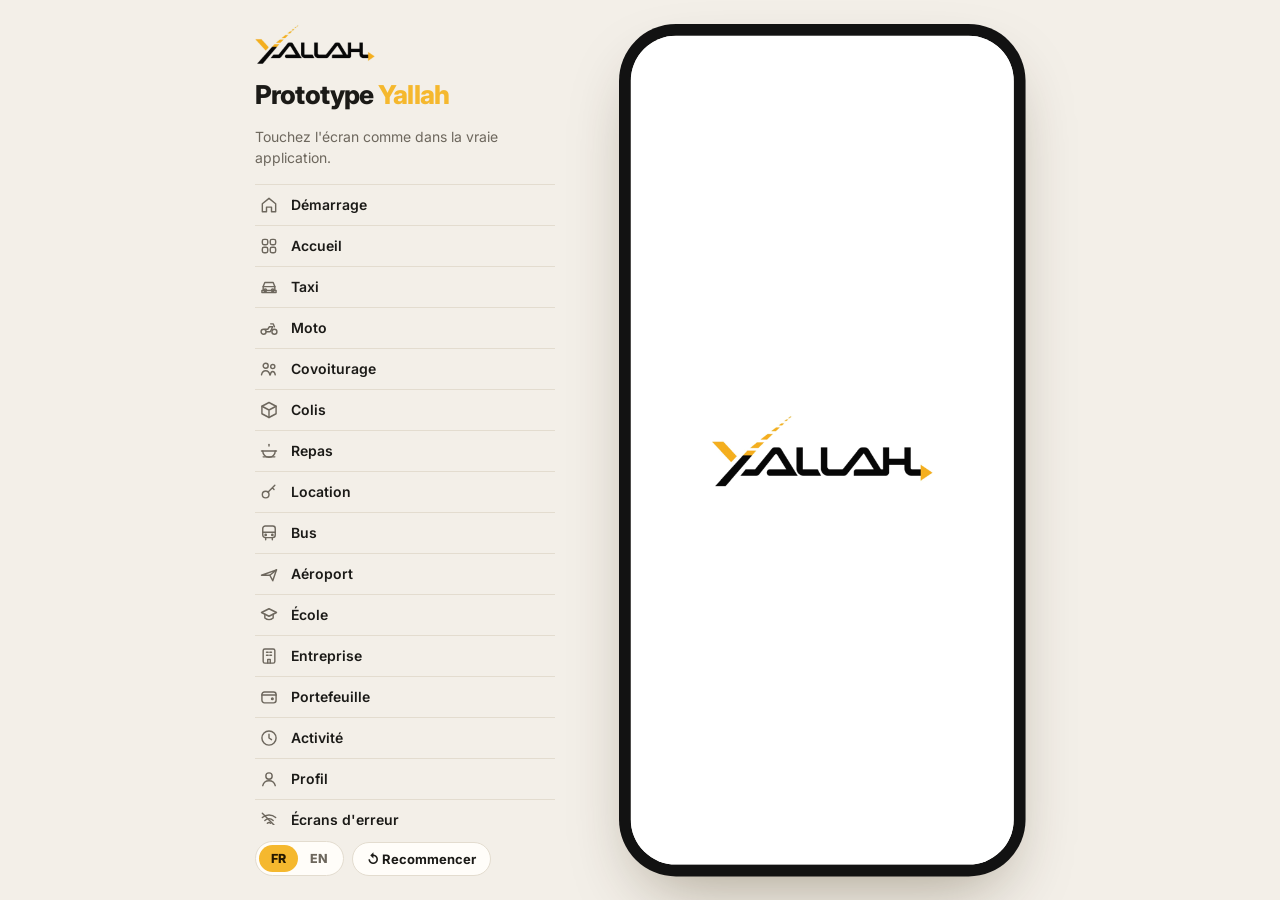
<file: index.html>
<!doctype html><html lang="fr"><head><meta charset="utf-8"><meta name="viewport" content="width=device-width, initial-scale=1, viewport-fit=cover"><meta name="theme-color" content="#fcfaf7"><meta name="apple-mobile-web-app-capable" content="yes"><meta name="mobile-web-app-capable" content="yes"><meta name="apple-mobile-web-app-title" content="Yallah"><link rel="apple-touch-icon" href="img/icon.png"><link rel="icon" href="img/icon.png"><title>Yallah Prototype</title>
<link rel="preconnect" href="https://fonts.googleapis.com">
<link rel="preconnect" href="https://fonts.gstatic.com" crossorigin>
<link rel="stylesheet" href="https://fonts.googleapis.com/css2?family=Inter:wght@400;500;600;700;800&display=swap">
<style>
/* Phones get the app full screen; laptops see it in a plain phone frame beside a short journey menu. */
:root {
  --page: #f3efe8; --page-ink: #1b1a17; --page-muted: #6d675d; --page-line: #e3dccf; --page-card: #fffdf9;
  --app-bg: #fcfaf7; --card: #ffffff; --ink: #17171a; --muted: #747882; --faint: #a3a7ae; --line: #efebe5;
  --gold: #f5b82e; --gold-soft: #fdf0cf; --gold-deep: #8a6408; --chip: #f4f1ec; --red: #c4382f; --green: #2f8a57;
  --sans: -apple-system, BlinkMacSystemFont, "SF Pro Display", "SF Pro Text", Inter, "Segoe UI", Roboto, sans-serif;
}
@media (prefers-color-scheme: dark) { :root:not([data-theme="light"]) { --page: #15130f; --page-ink: #f3efe7; --page-muted: #a9a294; --page-line: #2e2a22; --page-card: #1d1a15; color-scheme: dark } }
:root[data-theme="dark"] { --page: #15130f; --page-ink: #f3efe7; --page-muted: #a9a294; --page-line: #2e2a22; --page-card: #1d1a15; color-scheme: dark }
* { box-sizing: border-box; -webkit-tap-highlight-color: transparent; }
html, body { height: 100%; }
body { margin: 0; background: var(--page); color: var(--page-ink); font-family: var(--sans); -webkit-font-smoothing: antialiased; overscroll-behavior: none; }
button, input { font: inherit; color: inherit; }
:focus-visible { outline: 2px solid var(--gold); outline-offset: 2px; }

/* ---------- shell ---------- */
.stage { height: 100%; display: grid; grid-template-columns: minmax(250px, 300px) auto; justify-content: center; align-items: center; gap: 64px;
  padding-left: max(16px, env(safe-area-inset-left, 0px)); padding-right: max(16px, env(safe-area-inset-right, 0px)); padding-block: 24px; }
.rail { display: flex; flex-direction: column; gap: 16px; max-height: calc(100vh - 48px); min-height: 0; }
.rail img { width: 120px; }
.rail h1 { margin: 0; font-size: 26px; font-weight: 800; letter-spacing: -0.03em; line-height: 1.15; }
.rail h1 em { font-style: normal; color: var(--gold); }
.rail p { margin: 0; color: var(--page-muted); font-size: 14px; line-height: 1.5; }
.jlist { display: flex; flex-direction: column; overflow-y: auto; min-height: 0; border-top: 1px solid var(--page-line); }
.jlist button { display: flex; align-items: center; gap: 12px; padding: 10px 4px; background: none; border: 0; border-bottom: 1px solid var(--page-line); text-align: left; cursor: pointer; font-weight: 600; font-size: 14px; color: var(--page-ink); }
.jlist button svg { width: 20px; height: 20px; color: var(--page-muted); }
.jlist button:hover svg { color: var(--gold); }
.railfoot { display: flex; gap: 8px; flex-wrap: wrap; align-items: center; }
.pill { border: 1px solid var(--page-line); background: var(--page-card); color: var(--page-ink); padding: 8px 14px; border-radius: 999px; font-size: 13px; font-weight: 700; cursor: pointer; }
.seg { display: inline-flex; border: 1px solid var(--page-line); background: var(--page-card); border-radius: 999px; padding: 3px; }
.seg button { border: 0; background: none; padding: 6px 12px; border-radius: 999px; font-size: 12.5px; font-weight: 800; cursor: pointer; color: var(--page-muted); }
.seg button[aria-pressed="true"] { background: var(--gold); color: #261900; }

.device { width: calc(414px * var(--s, 1)); height: calc(868px * var(--s, 1)); position: relative; }
.bezel { position: absolute; left: 0; top: 0; width: 414px; height: 868px; transform: scale(var(--s, 1)); transform-origin: 0 0; background: #121212; border-radius: 58px; padding: 12px; box-shadow: 0 30px 70px -24px rgba(50, 35, 0, .4); }
#app { position: relative; width: 390px; height: 844px; border-radius: 46px; overflow: hidden; background: var(--app-bg); color: var(--ink); font-family: var(--sans); --top: 26px; --bot: 22px; }
.handle, .backdrop { display: none; }
@media (max-width: 760px), (max-height: 600px) and (pointer: coarse) {
  .stage { display: block; padding: 0; }
  .rail { display: none; }
  .device { position: fixed; inset: 0; width: auto; height: auto; }
  .bezel { position: static; transform: none; width: 100%; height: 100%; padding: 0; border-radius: 0; box-shadow: none; background: var(--app-bg); }
  #app { width: 100%; height: 100%; border-radius: 0; --top: max(14px, env(safe-area-inset-top, 0px)); --bot: max(12px, env(safe-area-inset-bottom, 0px)); }
  .handle { display: block; position: fixed; z-index: 60; right: env(safe-area-inset-right, 0px); top: 38%; width: 12px; height: 44px; border-radius: 8px 0 0 8px; border: 0; background: rgba(23, 23, 26, .16); cursor: pointer; padding: 0; }
  .backdrop.show { display: block; position: fixed; inset: 0; z-index: 70; background: rgba(10, 8, 4, .45); }
  .rail.sheet { display: flex; position: fixed; z-index: 80; left: 0; right: 0; bottom: 0; max-height: 86vh; background: var(--page-card); border-radius: 24px 24px 0 0;
    padding: 20px max(18px, env(safe-area-inset-right, 0px)) calc(18px + env(safe-area-inset-bottom, 0px)) max(18px, env(safe-area-inset-left, 0px)); }
}
/* tablets in full-screen mode: keep the app a comfortable phone width, centred */
@media (max-width: 760px) and (min-width: 600px) { #app { max-width: 560px; margin: 0 auto; box-shadow: 0 0 0 1px var(--line); } }

/* ---------- app ---------- */
.scr { position: absolute; inset: 0; display: flex; flex-direction: column; background: var(--app-bg); animation: enter .22s ease-out; }
@keyframes enter { from { opacity: 0; transform: translateX(14px); } to { opacity: 1; transform: none; } }
.scr.fade { animation: fadein .35s ease-out; }
@keyframes fadein { from { opacity: 0; } to { opacity: 1; } }
.top { padding: calc(var(--top) + 6px) 20px 10px; display: flex; align-items: center; gap: 12px; position: relative; z-index: 3; }
.top .t { font-size: 19px; font-weight: 800; letter-spacing: -0.02em; flex: 1; min-width: 0; white-space: nowrap; overflow: hidden; text-overflow: ellipsis; }
.body { flex: 1; min-height: 0; overflow-y: auto; padding: 4px 22px 20px; display: flex; flex-direction: column; gap: 18px; scrollbar-width: none; position: relative; }
.body::-webkit-scrollbar { display: none; }
.foot { padding: 10px 22px calc(var(--bot) + 6px); display: flex; flex-direction: column; gap: 8px; }
.foot:has(+ .nav) { padding-bottom: 10px; }
.nav { display: flex; padding: 8px 14px calc(var(--bot) - 4px); background: var(--card); border-top: 1px solid var(--line); }
.nav button { flex: 1; display: flex; flex-direction: column; align-items: center; gap: 3px; border: 0; background: none; font-size: 11px; font-weight: 600; color: var(--faint); cursor: pointer; padding: 4px 0; }
.nav button.on { color: var(--ink); }
.nav button.on .ic { color: var(--gold-deep); }
.nav button.on::after { content: ""; width: 4px; height: 4px; border-radius: 50%; background: var(--gold); }

.ic { width: 22px; height: 22px; stroke: currentColor; fill: none; stroke-width: 1.7; stroke-linecap: round; stroke-linejoin: round; flex: none; }
.round { width: 44px; height: 44px; border-radius: 50%; display: grid; place-items: center; background: var(--card); border: 1px solid var(--line); flex: none; cursor: pointer; padding: 0; color: var(--ink); }
.av { width: 48px; height: 48px; border-radius: 50%; display: grid; place-items: center; background: #ece5d8; font-weight: 800; flex: none; }
.h1 { font-size: 30px; font-weight: 800; letter-spacing: -0.03em; line-height: 1.12; margin: 0; text-wrap: balance; }
.h2 { font-size: 22px; font-weight: 800; letter-spacing: -0.025em; margin: 0; }
.h3 { font-size: 15px; font-weight: 700; margin: 0; letter-spacing: -0.01em; }
.sub { color: var(--muted); font-size: 15px; line-height: 1.5; margin: 0; }
.small { font-size: 12.5px; color: var(--muted); }
.label { font-size: 12px; font-weight: 700; color: var(--muted); letter-spacing: .02em; }
.gold { color: var(--gold); }
.num { font-variant-numeric: tabular-nums; }
.center { text-align: center; align-items: center; }
.btn { display: flex; align-items: center; justify-content: center; gap: 8px; width: 100%; min-height: 56px; border-radius: 18px; border: 0; background: var(--gold); color: #1d1500; font-weight: 700; font-size: 16px; cursor: pointer; }
.btn.dark { background: var(--ink); color: #fff; }
.btn.ghost { background: var(--chip); color: var(--ink); }
.btn.white { background: #fff; color: var(--ink); }
.btn.sm { min-height: 48px; font-size: 15px; }
.link { background: none; border: 0; color: var(--muted); font-weight: 600; font-size: 14px; cursor: pointer; padding: 10px; align-self: center; }
.link.red { color: var(--red); }
.field { display: flex; align-items: center; gap: 12px; min-height: 56px; border-radius: 18px; background: var(--card); border: 1.5px solid var(--line); padding: 0 16px; font-size: 16px; width: 100%; text-align: left; cursor: pointer; color: var(--ink); }
.field.on { border-color: var(--gold); box-shadow: 0 0 0 4px var(--gold-soft); }
.field .ph { color: var(--muted); }
.fl { display: flex; flex-direction: column; gap: 6px; }
.row { display: flex; align-items: center; gap: 14px; }
.grow { flex: 1; min-width: 0; }
.list { display: flex; flex-direction: column; }
.li { display: flex; align-items: center; gap: 14px; padding: 14px 0; border: 0; border-bottom: 1px solid var(--line); background: none; text-align: left; width: 100%; cursor: pointer; color: var(--ink); }
.li:last-child { border-bottom: 0; }
.li.static { cursor: default; }
.tile { width: 42px; height: 42px; border-radius: 14px; background: var(--chip); display: grid; place-items: center; color: var(--ink); flex: none; }
.tile.gold { background: var(--gold-soft); color: var(--gold-deep); }
.tile.solid { background: var(--gold); color: #1d1500; }
.chev { color: var(--faint); }
.card { background: var(--card); border-radius: 22px; box-shadow: 0 0 0 1px var(--line) inset; padding: 16px; }
button.card { border: 0; cursor: pointer; text-align: left; color: var(--ink); width: 100%; }
.soft { background: var(--chip); border-radius: 20px; padding: 14px 16px; }
.chips { display: flex; gap: 8px; flex-wrap: wrap; }
.chip { padding: 9px 14px; border-radius: 999px; background: var(--chip); font-size: 13.5px; font-weight: 600; border: 0; cursor: pointer; color: var(--ink); }
.chip.on { background: var(--ink); color: #fff; }
.chip.static { cursor: default; }
.glow { position: absolute; border-radius: 50%; pointer-events: none; background: radial-gradient(closest-side, rgba(245, 184, 46, .30), rgba(245, 184, 46, .1) 55%, rgba(245, 184, 46, 0)); z-index: 0; }
.rel { position: relative; z-index: 1; }
.kv { display: flex; flex-direction: column; }
.kv div { display: flex; justify-content: space-between; gap: 12px; padding: 11px 0; border-bottom: 1px solid var(--line); font-size: 14.5px; }
.kv div:last-child { border-bottom: 0; }
.kv span { color: var(--muted); }
.kv b { text-align: right; font-weight: 700; }

/* home grid: 4 columns */
.svc4 { display: grid; grid-template-columns: repeat(4, 1fr); gap: 14px 8px; }
.svc4 button { border: 0; background: none; display: flex; flex-direction: column; align-items: center; gap: 8px; cursor: pointer; font-size: 12px; font-weight: 600; color: var(--ink); padding: 0; min-width: 0; }
.svc4 .sq { width: 100%; max-width: 68px; aspect-ratio: 1; border-radius: 20px; background: var(--card); box-shadow: 0 0 0 1px var(--line) inset; display: grid; place-items: center; }
.svc4 .sq .ic { width: 26px; height: 26px; stroke-width: 1.5; }
.svc4 button.hot .sq { background: var(--gold); box-shadow: none; color: #1d1500; }
.svc4 .sq.art { background: #fff; overflow: hidden; }
.svc4 .sq.art img { width: 100%; height: 100%; object-fit: cover; display: block; }
.svc4 button.hot .sq.art { background: #fff; box-shadow: 0 0 0 2px var(--gold) inset; }
.svc4 button.hot .sq.art img { border-radius: 18px; }
.tile.art { background: #fff; overflow: hidden; padding: 0; box-shadow: 0 0 0 1px var(--line) inset; }
.tile.art img { width: 100%; height: 100%; object-fit: cover; display: block; }
.wl-hero { border-radius: 34px; overflow: hidden; background: #0b0b0b; aspect-ratio: 812 / 731; width: 100%; }
.wl-hero img { width: 100%; height: 100%; object-fit: cover; display: block; }
.ph-field { display: flex; align-items: center; gap: 12px; min-height: 58px; border-radius: 16px; border: 1.5px solid var(--line); background: #fff; padding: 0 16px; }
.otp6 { display: grid; grid-template-columns: repeat(6, 1fr); gap: 8px; }
.otp6 span { aspect-ratio: 44 / 54; border-radius: 12px; border: 1.5px solid var(--line); display: grid; place-items: center; font-size: 22px; font-weight: 800; background: #fff; }
.otp6 span.on { border: 2px solid var(--gold); }
.svc4 span.n { white-space: nowrap; overflow: hidden; text-overflow: ellipsis; max-width: 100%; }
.balance { display: flex; align-items: center; gap: 12px; background: var(--ink); color: #fff; border-radius: 22px; padding: 16px 18px; }
.balance .mini { border: 0; background: var(--gold); color: #1d1500; border-radius: 14px; min-height: 42px; padding: 0 14px; font-weight: 700; display: flex; gap: 6px; align-items: center; cursor: pointer; }
.banner { position: relative; height: 150px; border-radius: 22px; overflow: hidden; border: 0; padding: 0; cursor: pointer; width: 100%; text-align: left; flex: none; }
.banner img, .banner svg.ph { position: absolute; inset: 0; width: 100%; height: 100%; object-fit: cover; }
.banner .cap { position: absolute; left: 0; right: 0; bottom: 0; padding: 40px 16px 14px; background: linear-gradient(transparent, rgba(0, 0, 0, .7)); color: #fff; }

/* photo pages */
.photo { position: absolute; inset: 0; width: 100%; height: 100%; object-fit: cover; }
.shade { position: absolute; inset: 0; background: linear-gradient(180deg, rgba(0,0,0,.35) 0%, rgba(0,0,0,0) 28%, rgba(0,0,0,0) 45%, rgba(0,0,0,.78) 82%, rgba(0,0,0,.88) 100%); }
.on-photo { color: #fff; }
.on-photo .sub { color: rgba(255,255,255,.82); }
.dots { display: flex; gap: 6px; }
.dots i { width: 7px; height: 7px; border-radius: 4px; background: rgba(255,255,255,.4); transition: width .2s; }
.dots i.on { width: 22px; background: var(--gold); }
.glass { background: rgba(255,255,255,.14); border: 1px solid rgba(255,255,255,.25); color: #fff; backdrop-filter: blur(8px); -webkit-backdrop-filter: blur(8px); }

/* maps + sheets */
.map { position: absolute; inset: 0; width: 100%; height: 100%; }
.floattop { position: absolute; left: 0; right: 0; top: 0; padding: calc(var(--top) + 6px) 20px 0; display: flex; justify-content: space-between; align-items: center; gap: 10px; z-index: 3; }
.sheet { position: absolute; left: 0; right: 0; bottom: 0; background: var(--card); border-radius: 28px 28px 0 0; box-shadow: 0 -12px 40px rgba(30, 20, 0, .08); padding: 12px 22px calc(var(--bot) + 8px); z-index: 4; display: flex; flex-direction: column; gap: 12px; max-height: 78%; overflow-y: auto; scrollbar-width: none; }
.grab { width: 40px; height: 4px; border-radius: 2px; background: var(--line); margin: 0 auto 4px; flex: none; }
.opt { display: flex; align-items: center; gap: 14px; padding: 11px 14px; border-radius: 18px; border: 1.5px solid transparent; background: none; width: 100%; text-align: left; cursor: pointer; color: var(--ink); }
.opt.on { border-color: var(--gold); background: #fffbf1; }
.opt.on .tile { background: var(--gold); color: #1d1500; }
.centerpin { position: absolute; left: 50%; top: 40%; transform: translate(-50%, -100%); z-index: 2; display: flex; flex-direction: column; align-items: center; pointer-events: none; }
.centerpin .p { width: 46px; height: 46px; border-radius: 50% 50% 50% 4px; transform: rotate(-45deg); background: var(--ink); display: grid; place-items: center; }
.centerpin .p i { width: 14px; height: 14px; border-radius: 50%; background: var(--gold); }
.centerpin b { width: 10px; height: 4px; border-radius: 50%; background: rgba(0,0,0,.25); margin-top: 6px; }
.pulse { position: absolute; border-radius: 50%; border: 1.5px solid rgba(245, 184, 46, .6); animation: ping 2.4s ease-out infinite; }
@keyframes ping { from { transform: scale(.4); opacity: 1; } to { transform: scale(1.6); opacity: 0; } }
.bar { height: 4px; border-radius: 2px; background: var(--chip); overflow: hidden; flex: none; }
.bar i { display: block; height: 100%; width: 40%; background: var(--gold); border-radius: 2px; animation: slide 1.6s ease-in-out infinite; }
.bar.fill i { width: 100%; transform-origin: left; animation: fill var(--dur, 5s) linear forwards; }
@keyframes slide { from { transform: translateX(-100%); } to { transform: translateX(260%); } }
@keyframes fill { from { transform: scaleX(0); } to { transform: scaleX(1); } }
.spinner { width: 64px; height: 64px; border-radius: 50%; display: grid; place-items: center; border: 1px solid rgba(245, 184, 46, .45); background: radial-gradient(circle, #fff 55%, var(--gold-soft)); }
.spinner i { width: 40px; height: 40px; border-radius: 50%; border: 3px solid rgba(245, 184, 46, .25); border-top-color: var(--gold); animation: spin 1.1s linear infinite; }
@keyframes spin { to { transform: rotate(360deg); } }
.okmark { width: 80px; height: 80px; border-radius: 50%; background: var(--gold); display: grid; place-items: center; color: #1d1500; animation: pop .35s ease-out; }
.okmark.bad { background: #fbe3e1; color: var(--red); }
.okmark.grey { background: var(--chip); color: var(--muted); }
.okmark .ic { width: 38px; height: 38px; stroke-width: 2.2; }
@keyframes pop { from { transform: scale(.6); opacity: 0; } to { transform: scale(1); opacity: 1; } }
.stars { display: flex; gap: 10px; justify-content: center; }
.stars button { border: 0; background: none; padding: 0; cursor: pointer; }
.stars svg { width: 36px; height: 36px; }
.steps { display: flex; flex-direction: column; }
.step { display: flex; gap: 14px; align-items: flex-start; padding-bottom: 18px; position: relative; }
.step::before { content: ""; position: absolute; left: 11px; top: 26px; bottom: 2px; width: 2px; background: var(--line); }
.step:last-child { padding-bottom: 0; }
.step:last-child::before { display: none; }
.step .d { width: 24px; height: 24px; border-radius: 50%; border: 2px solid var(--line); background: var(--card); flex: none; display: grid; place-items: center; }
.step.done .d { background: var(--gold); border-color: var(--gold); color: #1d1500; }
.step.done .d .ic { width: 14px; height: 14px; stroke-width: 3; }
.step.now .d { border-color: var(--gold); box-shadow: 0 0 0 5px var(--gold-soft); }
.step.now .d::after { content: ""; width: 8px; height: 8px; border-radius: 50%; background: var(--gold); }
.step .h3 { margin-top: 2px; }
.step:not(.done):not(.now) .h3 { color: var(--faint); font-weight: 600; }
.food { border-radius: 22px; overflow: hidden; background: var(--card); box-shadow: 0 0 0 1px var(--line) inset; border: 0; padding: 0; text-align: left; cursor: pointer; color: var(--ink); width: 100%; flex: none; }
.food .art { height: 116px; position: relative; overflow: hidden; }
.food .meta { padding: 12px 14px 14px; display: flex; flex-direction: column; gap: 3px; }
.qty { display: flex; align-items: center; gap: 10px; }
.qty button { width: 32px; height: 32px; border-radius: 50%; border: 1px solid var(--line); background: var(--card); display: grid; place-items: center; cursor: pointer; padding: 0; }
.qty button.add { background: var(--gold); border-color: var(--gold); color: #1d1500; }
.qty .ic { width: 16px; height: 16px; stroke-width: 2.2; }
.cartbar { display: flex; align-items: center; gap: 12px; background: var(--ink); color: #fff; border-radius: 18px; min-height: 58px; padding: 0 18px; border: 0; cursor: pointer; width: 100%; font-weight: 700; font-size: 15px; }
.cartbar .n { width: 26px; height: 26px; border-radius: 50%; background: var(--gold); color: #1d1500; display: grid; place-items: center; font-size: 13px; }
.seats { display: grid; grid-template-columns: repeat(2, 44px) 24px repeat(2, 44px); gap: 10px; justify-content: center; }
.seat { width: 44px; height: 44px; border-radius: 12px; border: 1.5px solid var(--line); background: var(--card); font-size: 12px; font-weight: 700; color: var(--muted); cursor: pointer; padding: 0; }
.seat.taken { background: var(--chip); border-color: var(--chip); color: var(--faint); cursor: default; }
.seat.on { background: var(--gold); border-color: var(--gold); color: #1d1500; }
.keypad { display: grid; grid-template-columns: repeat(3, 1fr); gap: 8px; }
.keypad button { min-height: 56px; border: 0; background: none; font-size: 24px; font-weight: 600; border-radius: 16px; cursor: pointer; color: var(--ink); }
.keypad button:active { background: var(--chip); }
.pins { display: flex; gap: 14px; justify-content: center; }
.pins i { width: 16px; height: 16px; border-radius: 50%; border: 2px solid var(--faint); }
.pins i.on { background: var(--ink); border-color: var(--ink); }
.otp { display: flex; gap: 12px; }
.otp span { flex: 1; height: 62px; border-radius: 16px; background: var(--card); border: 1.5px solid var(--line); display: grid; place-items: center; font-size: 24px; font-weight: 800; }
.otp span.on { border-color: var(--gold); box-shadow: 0 0 0 4px var(--gold-soft); }
.bubble { max-width: 78%; padding: 11px 14px; border-radius: 18px; font-size: 14.5px; line-height: 1.4; }
.bubble.me { align-self: flex-end; background: var(--gold); color: #1d1500; border-bottom-right-radius: 6px; }
.bubble.them { align-self: flex-start; background: var(--chip); border-bottom-left-radius: 6px; }
.toggle { width: 46px; height: 28px; border-radius: 14px; background: var(--chip); border: 0; position: relative; cursor: pointer; flex: none; padding: 0; }
.toggle::after { content: ""; position: absolute; top: 3px; left: 3px; width: 22px; height: 22px; border-radius: 50%; background: #fff; box-shadow: 0 1px 3px rgba(0, 0, 0, .2); transition: left .15s; }
.toggle.on { background: var(--gold); }
.toggle.on::after { left: 21px; }
.radio { width: 22px; height: 22px; border-radius: 50%; border: 2px solid var(--line); flex: none; }
.radio.on { border: 7px solid var(--gold); }
.amount { font-size: 42px; font-weight: 800; letter-spacing: -0.03em; text-align: center; }
.dash { border: 1.5px dashed var(--line); border-radius: 20px; padding: 14px 16px; }
.cal { display: grid; grid-template-columns: repeat(7, 1fr); gap: 4px; text-align: center; font-size: 13.5px; }
.cal b { font-size: 11px; color: var(--faint); font-weight: 700; padding: 4px 0; }
.cal span { padding: 9px 0; border-radius: 12px; font-weight: 600; }
.cal span.in { background: var(--gold-soft); border-radius: 0; }
.cal span.edge { background: var(--gold); color: #1d1500; }
.cal span.off { color: var(--faint); }
.toast { position: absolute; left: 50%; bottom: 110px; transform: translateX(-50%); background: var(--ink); color: #fff; padding: 10px 16px; border-radius: 999px; font-size: 13px; font-weight: 600; z-index: 30; white-space: nowrap; animation: fadein .2s; }
.badge { display: inline-flex; align-items: center; gap: 4px; padding: 4px 10px; border-radius: 999px; font-size: 12px; font-weight: 700; background: var(--gold-soft); color: var(--gold-deep); }
.badge.grey { background: var(--chip); color: var(--muted); }
.badge.green { background: #e2f3e8; color: var(--green); }
@media (prefers-reduced-motion: reduce) { .scr, .pulse, .spinner i, .bar i, .okmark { animation: none !important; } .bar.fill i { transform: none; } }
</style>

</head><body>
<svg width="0" height="0" style="position:absolute" aria-hidden="true">
  <symbol id="i-car" viewBox="0 0 24 24"><path d="M5 16V11.5l2-5h10l2 5V16"/><path d="M3.5 16h17v2.5h-17z"/><circle cx="7.5" cy="16" r="1.6"/><circle cx="16.5" cy="16" r="1.6"/><path d="M5 11.5h14"/></symbol>
  <symbol id="i-moto" viewBox="0 0 24 24"><circle cx="5.5" cy="16.5" r="3"/><circle cx="18.5" cy="16.5" r="3"/><path d="M8.5 16.5h5l3-6h-4l-2 3H7"/><path d="M14 7h3l1.5 3.5"/></symbol>
  <symbol id="i-pool" viewBox="0 0 24 24"><circle cx="8" cy="8" r="3"/><circle cx="16.5" cy="9" r="2.5"/><path d="M3 19c.5-3 2.5-5 5-5s4.5 2 5 5"/><path d="M13.5 19c.4-2.4 1.6-4 3-4s2.6 1.6 3 4"/></symbol>
  <symbol id="i-box" viewBox="0 0 24 24"><path d="M3.5 7.5 12 3l8.5 4.5v9L12 21l-8.5-4.5z"/><path d="M3.5 7.5 12 12l8.5-4.5M12 12v9"/></symbol>
  <symbol id="i-food" viewBox="0 0 24 24"><path d="M3 12h18"/><path d="M4.5 12a7.5 7.5 0 0 0 15 0"/><path d="M12 4v2"/><path d="M5 19h14"/></symbol>
  <symbol id="i-grid" viewBox="0 0 24 24"><rect x="4" y="4" width="6.5" height="6.5" rx="2"/><rect x="13.5" y="4" width="6.5" height="6.5" rx="2"/><rect x="4" y="13.5" width="6.5" height="6.5" rx="2"/><rect x="13.5" y="13.5" width="6.5" height="6.5" rx="2"/></symbol>
  <symbol id="i-home" viewBox="0 0 24 24"><path d="M4 10.5 12 4l8 6.5V20h-5v-5.5H9V20H4z"/></symbol>
  <symbol id="i-clock" viewBox="0 0 24 24"><circle cx="12" cy="12" r="8.5"/><path d="M12 7.5V12l3 2"/></symbol>
  <symbol id="i-wallet" viewBox="0 0 24 24"><rect x="3.5" y="6" width="17" height="13" rx="3"/><path d="M3.5 9.5h17"/><circle cx="16" cy="14" r="1"/></symbol>
  <symbol id="i-user" viewBox="0 0 24 24"><circle cx="12" cy="8.5" r="3.8"/><path d="M4.5 20c.8-3.8 3.8-6 7.5-6s6.7 2.2 7.5 6"/></symbol>
  <symbol id="i-search" viewBox="0 0 24 24"><circle cx="11" cy="11" r="6.5"/><path d="m16 16 4 4"/></symbol>
  <symbol id="i-pin" viewBox="0 0 24 24"><path d="M12 21s-6.5-6.2-6.5-11a6.5 6.5 0 0 1 13 0c0 4.8-6.5 11-6.5 11z"/><circle cx="12" cy="10" r="2.3"/></symbol>
  <symbol id="i-target" viewBox="0 0 24 24"><circle cx="12" cy="12" r="7"/><circle cx="12" cy="12" r="2.5"/><path d="M12 2.5V5M12 19v2.5M2.5 12H5M19 12h2.5"/></symbol>
  <symbol id="i-back" viewBox="0 0 24 24"><path d="M15 5l-7 7 7 7"/></symbol>
  <symbol id="i-x" viewBox="0 0 24 24"><path d="M6 6l12 12M18 6 6 18"/></symbol>
  <symbol id="i-arrow" viewBox="0 0 24 24"><path d="M5 12h14M13 6l6 6-6 6"/></symbol>
  <symbol id="i-chev" viewBox="0 0 24 24"><path d="M9 6l6 6-6 6"/></symbol>
  <symbol id="i-phone" viewBox="0 0 24 24"><path d="M6.5 3.5h3l1.5 4-2 1.5a10 10 0 0 0 6 6l1.5-2 4 1.5v3a2 2 0 0 1-2 2A16 16 0 0 1 4.5 5.5a2 2 0 0 1 2-2z"/></symbol>
  <symbol id="i-mobile" viewBox="0 0 24 24"><rect x="6.5" y="3" width="11" height="18" rx="2.5"/><path d="M10.5 18h3"/></symbol>
  <symbol id="i-chat" viewBox="0 0 24 24"><path d="M4 5.5h16v10H9l-5 4z"/></symbol>
  <symbol id="i-check" viewBox="0 0 24 24"><path d="m5 12.5 4.5 4.5L19 7.5"/></symbol>
  <symbol id="i-plus" viewBox="0 0 24 24"><path d="M12 5v14M5 12h14"/></symbol>
  <symbol id="i-minus" viewBox="0 0 24 24"><path d="M5 12h14"/></symbol>
  <symbol id="i-send" viewBox="0 0 24 24"><path d="M5 19 19 5M9 5h10v10"/></symbol>
  <symbol id="i-down" viewBox="0 0 24 24"><path d="M12 5v14M6 13l6 6 6-6"/></symbol>
  <symbol id="i-shield" viewBox="0 0 24 24"><path d="M12 3.5 19 6v5.5c0 4.3-3 7.6-7 9-4-1.4-7-4.7-7-9V6z"/><path d="m9 12 2 2 4-4"/></symbol>
  <symbol id="i-work" viewBox="0 0 24 24"><rect x="3.5" y="7.5" width="17" height="12" rx="2.5"/><path d="M9 7.5V5.5h6v2"/></symbol>
  <symbol id="i-plane" viewBox="0 0 24 24"><path d="M3 13.5 21 7l-4.5 13-3.5-6.5z"/><path d="m13 13.5 8-6.5"/></symbol>
  <symbol id="i-star" viewBox="0 0 24 24"><path d="m12 3.8 2.5 5.2 5.7.7-4.2 3.9 1.1 5.6L12 16.4l-5.1 2.8L8 13.6 3.8 9.7l5.7-.7z"/></symbol>
  <symbol id="i-bus" viewBox="0 0 24 24"><rect x="4.5" y="3.5" width="15" height="14" rx="3"/><path d="M4.5 11h15M8 17.5V20M16 17.5V20"/><circle cx="8" cy="14.3" r=".8"/><circle cx="16" cy="14.3" r=".8"/></symbol>
  <symbol id="i-school" viewBox="0 0 24 24"><path d="M3 9 12 4.5 21 9l-9 4.5z"/><path d="M7 11v4.5c1.5 1.3 3 2 5 2s3.5-.7 5-2V11"/></symbol>
  <symbol id="i-key" viewBox="0 0 24 24"><circle cx="8" cy="15" r="4"/><path d="m11 12 8-8M16 7l2 2"/></symbol>
  <symbol id="i-building" viewBox="0 0 24 24"><rect x="5" y="3.5" width="14" height="17" rx="2"/><path d="M9 7.5h2M13 7.5h2M9 11h2M13 11h2M10.5 20.5V16h3v4.5"/></symbol>
  <symbol id="i-bell" viewBox="0 0 24 24"><path d="M6 16V11a6 6 0 0 1 12 0v5l1.5 2h-15z"/><path d="M10 20.5h4"/></symbol>
  <symbol id="i-lang" viewBox="0 0 24 24"><circle cx="12" cy="12" r="8.5"/><path d="M3.5 12h17M12 3.5c2.5 2.5 3.5 5.5 3.5 8.5s-1 6-3.5 8.5c-2.5-2.5-3.5-5.5-3.5-8.5s1-6 3.5-8.5z"/></symbol>
  <symbol id="i-lock" viewBox="0 0 24 24"><rect x="5" y="10.5" width="14" height="10" rx="2.5"/><path d="M8.5 10.5V8a3.5 3.5 0 0 1 7 0v2.5"/></symbol>
  <symbol id="i-help" viewBox="0 0 24 24"><circle cx="12" cy="12" r="8.5"/><path d="M9.8 9.5a2.3 2.3 0 0 1 4.4.8c0 1.6-2.2 1.8-2.2 3.4"/><circle cx="12" cy="16.8" r=".5"/></symbol>
  <symbol id="i-out" viewBox="0 0 24 24"><path d="M14 4.5H6.5v15H14M10 12h10M16.5 8.5 20 12l-3.5 3.5"/></symbol>
  <symbol id="i-card" viewBox="0 0 24 24"><rect x="3" y="5.5" width="18" height="13" rx="2.5"/><path d="M3 10h18M7 14.5h4"/></symbol>
  <symbol id="i-cash" viewBox="0 0 24 24"><rect x="3" y="6.5" width="18" height="11" rx="2"/><circle cx="12" cy="12" r="2.5"/></symbol>
  <symbol id="i-share" viewBox="0 0 24 24"><circle cx="17.5" cy="6" r="2.5"/><circle cx="6.5" cy="12" r="2.5"/><circle cx="17.5" cy="18" r="2.5"/><path d="m8.7 10.8 6.6-3.6M8.7 13.2l6.6 3.6"/></symbol>
  <symbol id="i-store" viewBox="0 0 24 24"><path d="M4 9.5 5.5 4.5h13L20 9.5"/><path d="M4 9.5a2.7 2.7 0 0 0 5.3 0 2.7 2.7 0 0 0 5.4 0 2.7 2.7 0 0 0 5.3 0"/><path d="M5.5 12v8h13v-8"/></symbol>
  <symbol id="i-cal" viewBox="0 0 24 24"><rect x="3.5" y="5.5" width="17" height="15" rx="2.5"/><path d="M3.5 10h17M8 3.5v4M16 3.5v4"/></symbol>
  <symbol id="i-gift" viewBox="0 0 24 24"><rect x="4" y="9" width="16" height="11" rx="2"/><path d="M3 9h18M12 9v11M12 9c-1.5-3-5-3.5-5-1.2C7 9 12 9 12 9zM12 9c1.5-3 5-3.5 5-1.2C17 9 12 9 12 9z"/></symbol>
  <symbol id="i-tag" viewBox="0 0 24 24"><path d="M3.5 12V4.5H11l9 9-7.5 7.5z"/><circle cx="7.5" cy="8.5" r="1.3"/></symbol>
  <symbol id="i-doc" viewBox="0 0 24 24"><path d="M6 3.5h8l4 4v13H6z"/><path d="M14 3.5v4h4M9 12h6M9 15.5h6"/></symbol>
  <symbol id="i-wifi" viewBox="0 0 24 24"><path d="M4 9a12 12 0 0 1 16 0M7 12.5a7.5 7.5 0 0 1 10 0M10 16a3 3 0 0 1 4 0"/><path d="M4 4l16 16"/></symbol>
  <symbol id="i-edit" viewBox="0 0 24 24"><path d="M4 20h4L19 9l-4-4L4 16z"/><path d="m13.5 6.5 4 4"/></symbol>
  <symbol id="i-camera" viewBox="0 0 24 24"><path d="M4 8h3.5L9 5.5h6L16.5 8H20v11H4z"/><circle cx="12" cy="13" r="3.5"/></symbol>
  <symbol id="i-bag" viewBox="0 0 24 24"><path d="M5 8h14l-1 12H6z"/><path d="M9 8V6.5a3 3 0 0 1 6 0V8"/></symbol>
  <symbol id="i-seat" viewBox="0 0 24 24"><path d="M7 4v9h10"/><path d="M5 13h14v3H5zM7 16v4M17 16v4"/></symbol>
  <symbol id="i-flag" viewBox="0 0 30 20"><rect width="30" height="20" rx="3" fill="#2a8cd8"/><path d="M0 20 30 0" stroke="#f5d10b" stroke-width="7"/><path d="M0 20 30 0" stroke="#d6261f" stroke-width="3.5"/><path d="m6 3 1.2 2.6 2.8.3-2.1 1.9.6 2.8L6 9.2 3.5 10.6l.6-2.8L2 5.9l2.8-.3z" fill="#f5d10b"/></symbol>
  <symbol id="i-menu" viewBox="0 0 24 24"><path d="M5 7h14M5 12h14M5 17h14"/></symbol>
  <g id="mapbase">
    <rect width="390" height="844" fill="#f1ede6"/>
    <path d="M-20 140 L420 90 M-20 330 L420 300 M-20 520 L420 470 M90 -20 L130 860 M270 -20 L240 860" stroke="#ffffff" stroke-width="16" fill="none"/>
    <path d="M-20 230 L420 200 M-20 420 L420 390 M185 -20 L180 860 M340 -20 L320 860 M20 -20 L50 860" stroke="#ffffff" stroke-width="7" fill="none"/>
    <rect x="145" y="345" width="70" height="40" rx="10" fill="#ebe4d8"/>
    <rect x="258" y="120" width="60" height="70" rx="12" fill="#ebe4d8"/>
    <path d="M-20 660 C 80 620, 160 720, 420 630 L420 860 L-20 860 Z" fill="#e6eef0"/>
  </g>
  <g id="route">
    <path d="M118 150 L121 302 L246 292 L254 455" stroke="#f5b82e" stroke-width="6" fill="none" stroke-linecap="round" stroke-linejoin="round"/>
    <circle cx="118" cy="150" r="9" fill="#17171a"/><circle cx="118" cy="150" r="3.5" fill="#fff"/>
    <circle cx="254" cy="455" r="12" fill="#f5b82e"/><circle cx="254" cy="455" r="4.5" fill="#17171a"/>
  </g>
</svg>

<div class="stage">
  <aside class="rail" id="rail" aria-label="Journeys">
    <img src="[data-uri]" alt="Yallah">
    <h1>Prototype <em>Yallah</em></h1>
    <p id="railSub">Touchez l'écran comme dans la vraie application.</p>
    <div class="jlist" id="jlist"></div>
    <div class="railfoot">
      <div class="seg" role="group" aria-label="Language"><button type="button" data-lang="fr" aria-pressed="true">FR</button><button type="button" data-lang="en" aria-pressed="false">EN</button></div>
      <button type="button" class="pill" id="restart">↺ <span id="restartL">Recommencer</span></button>
    </div>
  </aside>
  <div class="device" id="device"><div class="bezel"><div id="app" aria-live="polite"></div></div></div>
</div>
<button type="button" class="handle" id="handle" aria-label="Menu"></button>
<div class="backdrop" id="backdrop"></div>

<script>
const LOGO = '[data-uri]', LOGOW = '[data-uri]';
const PH = { tower: 'photos/tower.jpg', car: 'photos/car.jpg', passenger: 'photos/passenger.jpg', moto: 'photos/moto.jpg', laugh: 'photos/laugh.jpg', airport: 'photos/airport.jpg', bus: 'photos/bus.jpg', fleet: 'photos/fleet.jpg' };
const coverImg = (name, cap = '', ratio = '16/9') => `<div class="banner" style="height:auto;aspect-ratio:${ratio};cursor:default"><img src="photos/covers/${name}.jpg" alt="">${cap ? `<div class="cap"><div class="h3">${cap}</div></div>` : ''}</div>`;
const pimg = (k, pos = '50% 50%') => `<img src="${PH[k]}" alt="" style="object-position:${pos}">`;
const st = { lang: 'fr', ride: 'taxi', cart: {}, rate: 4, tip: 1, seat: '4C', amount: 25000, method: 'mpesa', pay: 'yallah', pin: '', size: 'm', poolDay: 0, chauffeur: true, ok: null, chatWith: 'driver', slide: 0, when: 0, car: 'prado', veh: 'sedan', notif: { trips: true, promo: false, wallet: true }, promo: false };
let current = null, stack = [], timer = null;
const L = (fr, en) => st.lang === 'en' ? en : fr;
const ic = (n, s = '') => `<svg class="ic" ${s}><use href="#i-${n}"/></svg>`;
const fmt = n => n.toLocaleString('fr-FR').replace(/ | /g, ' ');
const cdf = n => 'CDF ' + fmt(n);

const DRIVER = {
  taxi: { name: 'Patrick K.', first: 'Patrick', ini: 'PK', car: 'Toyota Corolla', plate: '4392AA', price: 14000, eta: 4, icon: 'car' },
  moto: { name: 'Dieudonné M.', first: 'Dieudonné', ini: 'DM', car: 'TVS Apache 160', plate: '2480AA', price: 6500, eta: 3, icon: 'moto' },
  comfort: { name: 'Joseph T.', first: 'Joseph', ini: 'JT', car: 'Toyota Prado', plate: '7710AB', price: 24000, eta: 7, icon: 'car' }
};
const PAYS = () => [['yallah', 'wallet', 'Yallah Pay', cdf(85000)], ['mpesa', 'mobile', 'M-Pesa', ''], ['airtel', 'mobile', 'Airtel Money', ''], ['orange', 'mobile', 'Orange Money', ''], ['cash', 'cash', L('Espèces', 'Cash'), '']];
const payName = () => PAYS().find(p => p[0] === st.pay)[2];
const MENU = [
  { id: 'poulet', fr: 'Poulet Mayo', en: 'Mayo Chicken', p: 22000 },
  { id: 'liboke', fr: 'Liboke de capitaine', en: 'Capitaine Liboke', p: 28000 },
  { id: 'brochette', fr: 'Brochettes', en: 'Skewers', p: 14000 },
  { id: 'jus', fr: 'Jus de gingembre', en: 'Ginger juice', p: 3000 }
];
const CARS = [
  { id: 'prado', name: 'Toyota Prado', seats: 7, p: 280000, kind: 'suv' },
  { id: 'accord', name: 'Honda Accord', seats: 5, p: 120000, kind: 'sedan' },
  { id: 'brv', name: 'Honda BR-V', seats: 7, p: 150000, kind: 'crossover' },
  { id: 'hiace', name: 'Toyota Hiace', seats: 14, p: 200000, kind: 'van' }
];

/* ---------- building blocks ---------- */
function header(title, o = {}) {
  const back = o.back === false ? '' : `<button class="round" data-back aria-label="${L('Retour', 'Back')}">${ic(o.close ? 'x' : 'back')}</button>`;
  const home = o.home === false ? '' : `<button class="round" data-go="home" data-reset aria-label="${L('Accueil', 'Home')}">${ic('home')}</button>`;
  return `<div class="top">${back}<div class="t">${title}</div>${o.right || home}</div>`;
}
function nav(on) {
  const it = [['home', 'home', L('Accueil', 'Home')], ['activity', 'clock', L('Activité', 'Activity')], ['wallet', 'wallet', L('Portefeuille', 'Wallet')], ['profile', 'user', L('Profil', 'Profile')]];
  return `<nav class="nav">${it.map(([k, i, l]) => `<button data-go="${k}" data-reset class="${k === on ? 'on' : ''}">${ic(i)}<span>${l}</span></button>`).join('')}</nav>`;
}
const map = (extra = '') => `<svg class="map" viewBox="0 0 390 844" preserveAspectRatio="xMidYMid slice"><use href="#mapbase"/>${extra}</svg>`;
const mapTop = (extra = '', home = true) => `${map(extra)}<div class="floattop"><button class="round" data-back aria-label="Back">${ic('back')}</button>${home ? `<button class="round" data-go="home" data-reset aria-label="Home">${ic('home')}</button>` : '<span></span>'}</div>`;
const li = (tile, title, sub, go, right = ic('chev', 'class="ic chev"'), tileCls = '') =>
  `<button class="li" ${go ? `data-go="${go}"` : ''}><div class="tile ${tileCls}">${ic(tile)}</div><div class="grow"><div class="h3">${title}</div>${sub ? `<div class="small">${sub}</div>` : ''}</div>${right}</button>`;
const kv = rows => `<div class="kv">${rows.map(([a, b]) => `<div><span>${a}</span><b>${b}</b></div>`).join('')}</div>`;
const fld = (label, value, o = {}) => `<div class="fl"><span class="label">${label}</span><button class="field ${o.on ? 'on' : ''}" ${o.go ? `data-go="${o.go}"` : ''}>${o.icon ? ic(o.icon) : ''}<span class="grow ${o.ph ? 'ph' : ''}" style="${o.ph ? '' : 'font-weight:600'}">${value}</span>${o.go ? ic('chev', 'class="ic chev"') : ''}</button></div>`;
const stars = n => [1, 2, 3, 4, 5].map(i => `<button data-act="rate" data-v="${i}" aria-label="${i}"><svg viewBox="0 0 24 24"><use href="#i-star" fill="${i <= n ? '#f5b82e' : 'none'}" stroke="${i <= n ? '#f5b82e' : '#d8d2c6'}" stroke-width="1.6"/></svg></button>`).join('');
const foodArt = (a, b, dish, h = 130) => `<div class="art" style="height:${h}px;background:linear-gradient(135deg,${a},${b})"><svg viewBox="0 0 120 80" style="position:absolute;right:16px;bottom:-6px;width:150px">${dish}</svg></div>`;
const DISH1 = '<ellipse cx="60" cy="58" rx="54" ry="16" fill="#fff8e6"/><ellipse cx="60" cy="52" rx="40" ry="11" fill="#e48b2c"/><circle cx="44" cy="46" r="7" fill="#c8601f"/><circle cx="62" cy="44" r="8" fill="#d97a2a"/><circle cx="78" cy="48" r="6" fill="#9c4c1a"/>';
const DISH2 = '<ellipse cx="60" cy="58" rx="54" ry="16" fill="#fff"/><path d="M24 52c8-14 64-14 72 0z" fill="#e2b45e"/><path d="M30 48c10-6 50-6 60 0" stroke="#b5452b" stroke-width="4" fill="none"/>';
const DISH3 = '<ellipse cx="60" cy="58" rx="54" ry="16" fill="#fff"/><path d="M30 50h60" stroke="#8a4a1c" stroke-width="7" stroke-linecap="round"/><circle cx="40" cy="50" r="6" fill="#b85c24"/><circle cx="58" cy="50" r="6" fill="#c96a2a"/><circle cx="76" cy="50" r="6" fill="#a24f1d"/>';
const carArt = col => `<svg viewBox="0 0 200 90" preserveAspectRatio="xMidYMid slice" style="width:100%;height:100%;display:block"><rect width="200" height="90" fill="${col}"/><g transform="translate(40 26)"><path d="M10 40V28l14-16h62l20 16h8v12z" fill="#17171a"/><path d="M30 14h22v13H22zM57 14h26l14 13H57z" fill="#cfd6db"/><circle cx="30" cy="42" r="9" fill="#17171a" stroke="#fff" stroke-width="4"/><circle cx="96" cy="42" r="9" fill="#17171a" stroke="#fff" stroke-width="4"/></g></svg>`;
const CARSHAPE = {
  sedan: { body: 'M40 140 Q42 122 60 118 L95 112 Q115 90 140 86 L190 86 Q210 88 228 108 L255 114 Q268 118 268 132 L268 142 Q268 148 260 148 L48 148 Q40 148 40 140Z', win: ['M104 112 Q120 94 140 92 L162 92 L162 112Z', 'M168 92 L188 92 Q204 94 218 110 L168 112Z'], wh: [85, 225], r: 18, light: [252, 118] },
  suv: { body: 'M38 140 L38 112 Q40 104 52 102 L80 100 L100 74 Q104 68 114 68 L222 68 Q232 68 238 76 L258 100 Q270 104 270 116 L270 142 Q270 148 262 148 L46 148 Q38 148 38 140Z', win: ['M106 98 L118 76 L160 76 L160 98Z', 'M166 76 L216 76 Q224 76 228 82 L240 98 L166 98Z'], wh: [82, 228], r: 21, light: [258, 106] },
  crossover: { body: 'M38 140 L40 118 Q42 108 56 106 L86 104 L108 80 Q112 76 120 76 L214 76 Q226 76 234 86 L254 106 Q268 110 268 122 L268 142 Q268 148 260 148 L46 148 Q38 148 38 140Z', win: ['M112 102 L124 84 L162 84 L162 102Z', 'M168 84 L210 84 Q220 84 226 90 L238 102 L168 102Z'], wh: [84, 226], r: 19, light: [254, 110] },
  van: { body: 'M30 140 L30 70 Q30 56 44 56 L230 56 Q246 56 256 70 L272 100 Q276 108 276 118 L276 142 Q276 148 268 148 L38 148 Q30 148 30 140Z', win: ['M44 66 L120 66 L120 96 L44 96Z', 'M126 66 L196 66 L196 96 L126 96Z', 'M202 66 L234 66 Q242 66 248 74 L262 96 L202 96Z'], wh: [78, 232], r: 19, light: [262, 104] }
};
const carPic = (kind, uid) => { const c = CARSHAPE[kind];
  return `<svg viewBox="0 0 300 190" preserveAspectRatio="xMidYMid slice" style="width:100%;height:100%;display:block"><defs><linearGradient id="cg${uid}" x1="0" y1="0" x2="0" y2="1"><stop offset="0" stop-color="#f8d58c"/><stop offset=".62" stop-color="#f0a948"/><stop offset="1" stop-color="#d9873a"/></linearGradient></defs>
  <rect width="300" height="190" fill="url(#cg${uid})"/><circle cx="64" cy="92" r="30" fill="#fff3cf" opacity=".85"/>
  <g fill="#9a5a24" opacity=".55"><rect x="226" y="40" width="4" height="96"/><path d="M228 42c-14-10-30-8-38 0 12-2 24 0 38 4zM228 42c12-12 28-12 36-4-12-2-24 0-36 6zM228 42c-4-14 2-24 10-28-4 10-6 18-8 28z"/></g>
  <rect y="150" width="300" height="40" fill="#6b5038"/><path d="M0 168h300" stroke="#e9c58a" stroke-width="2" stroke-dasharray="16 12" opacity=".6"/>
  <ellipse cx="154" cy="150" rx="122" ry="7" fill="#000" opacity=".25"/>
  <path d="${c.body}" fill="#f7f5f0"/><path d="${c.body}" fill="none" stroke="#d9d3c8" stroke-width="1.5"/>
  ${c.win.map(w => `<path d="${w}" fill="#3a3f47"/>`).join('')}
  <rect x="${c.light[0] - 8}" y="${c.light[1]}" width="12" height="6" rx="3" fill="#fff6d8"/><rect x="38" y="${c.light[1] + 4}" width="8" height="6" rx="2" fill="#c4382f"/>
  ${c.wh.map(x => `<circle cx="${x}" cy="148" r="${c.r}" fill="#1c1c1e"/><circle cx="${x}" cy="148" r="${c.r * .5}" fill="#c9c9c9"/><circle cx="${x}" cy="148" r="${c.r * .18}" fill="#555"/>`).join('')}</svg>`; };
/* placeholder "photos": warm duotone scenes, swapped for real photos later */
const SCENE = {
  pay: `<svg class="photo ph" viewBox="0 0 390 844" preserveAspectRatio="xMidYMid slice"><defs><linearGradient id="sp" x1="0" y1="0" x2="0" y2="1"><stop offset="0" stop-color="#3a2a12"/><stop offset=".55" stop-color="#b9781c"/><stop offset="1" stop-color="#f3c25a"/></linearGradient><radialGradient id="sg" cx=".5" cy=".42" r=".5"><stop offset="0" stop-color="#ffe2a0" stop-opacity=".9"/><stop offset="1" stop-color="#ffe2a0" stop-opacity="0"/></radialGradient></defs><rect width="390" height="844" fill="url(#sp)"/><circle cx="195" cy="330" r="220" fill="url(#sg)"/><path d="M120 844V560c0-30 20-48 44-52l60-10c22-4 40 10 44 30l20 140v176z" fill="#22180a"/><rect x="150" y="250" width="120" height="236" rx="22" fill="#141414"/><rect x="160" y="266" width="100" height="196" rx="12" fill="#f5b82e"/><path d="M190 352l16 16 30-34" stroke="#1d1500" stroke-width="10" fill="none" stroke-linecap="round" stroke-linejoin="round"/><rect x="178" y="400" width="64" height="10" rx="5" fill="#1d1500" opacity=".5"/><path d="M118 600c-10-40 6-110 40-120l40-6c14 0 18 18 6 26l-34 18" fill="#2c1f0d"/></svg>`,
  moto: `<svg class="photo ph" viewBox="0 0 390 300" preserveAspectRatio="xMidYMid slice"><defs><linearGradient id="sm" x1="0" y1="0" x2="0" y2="1"><stop offset="0" stop-color="#f6c862"/><stop offset="1" stop-color="#c97a1e"/></linearGradient></defs><rect width="390" height="300" fill="url(#sm)"/><circle cx="300" cy="120" r="46" fill="#fff1c8" opacity=".8"/><rect y="236" width="390" height="64" fill="#5a3b12"/><g fill="#1c1408"><circle cx="130" cy="232" r="26"/><circle cx="250" cy="232" r="26"/><path d="M130 232h50l30-44h-36l-20 22h-30zM200 176h26l18 40"/><circle cx="178" cy="132" r="14"/><path d="M168 148h22l12 40h-30z"/></g><circle cx="130" cy="232" r="10" fill="#c97a1e"/><circle cx="250" cy="232" r="10" fill="#c97a1e"/></svg>`,
  bus: `<svg class="photo ph" viewBox="0 0 390 300" preserveAspectRatio="xMidYMid slice"><defs><linearGradient id="sb" x1="0" y1="0" x2="0" y2="1"><stop offset="0" stop-color="#9cc6d8"/><stop offset=".7" stop-color="#f2d9a0"/><stop offset="1" stop-color="#e8b862"/></linearGradient></defs><rect width="390" height="300" fill="url(#sb)"/><path d="M0 200 C80 170 150 190 220 175 S340 160 390 170 V300 H0z" fill="#7fa36a"/><path d="M0 240 C120 225 260 250 390 232 V300 H0z" fill="#5a4a2e"/><g transform="translate(95 150)"><rect width="200" height="78" rx="14" fill="#f5b82e"/><rect x="14" y="12" width="150" height="26" rx="6" fill="#2c2c30"/><rect x="172" y="12" width="20" height="40" rx="4" fill="#2c2c30"/><rect y="52" width="200" height="6" fill="#d89a1c"/><circle cx="44" cy="80" r="14" fill="#1c1c1e"/><circle cx="160" cy="80" r="14" fill="#1c1c1e"/></g></svg>`,
  plane: `<svg class="photo ph" viewBox="0 0 390 300" preserveAspectRatio="xMidYMid slice"><defs><linearGradient id="sa" x1="0" y1="0" x2="0" y2="1"><stop offset="0" stop-color="#2d4a6e"/><stop offset=".65" stop-color="#e79a4a"/><stop offset="1" stop-color="#f6c766"/></linearGradient></defs><rect width="390" height="300" fill="url(#sa)"/><circle cx="110" cy="210" r="40" fill="#ffe3a3" opacity=".85"/><rect y="250" width="390" height="50" fill="#2a2216"/><path d="M60 254h270" stroke="#f5b82e" stroke-width="3" stroke-dasharray="18 14"/><g transform="translate(170 90) rotate(-14)" fill="#16161a"><path d="M0 20 C40 14 120 10 170 16 C182 18 182 26 170 28 C120 34 40 30 0 24z"/><path d="M70 18 40 -30h18l50 46zM70 26 40 72h18l50-44zM150 18l14-24h10l-6 26z"/></g></svg>`,
  school: `<svg class="photo ph" viewBox="0 0 390 300" preserveAspectRatio="xMidYMid slice"><defs><linearGradient id="sc" x1="0" y1="0" x2="0" y2="1"><stop offset="0" stop-color="#bfe0ea"/><stop offset="1" stop-color="#f6e2b0"/></linearGradient></defs><rect width="390" height="300" fill="url(#sc)"/><rect y="236" width="390" height="64" fill="#7aa35f"/><g transform="translate(60 120)"><rect width="270" height="122" fill="#f3ead8"/><path d="M-12 4 135-46 282 4z" fill="#c2552f"/><rect x="118" y="62" width="34" height="60" fill="#7a4a24"/>${[18, 64, 186, 232].map(x => `<rect x="${x}" y="30" width="24" height="24" fill="#8ab7cf"/>`).join('')}</g><g transform="translate(250 196)"><rect width="120" height="48" rx="10" fill="#f5b82e"/><rect x="10" y="8" width="70" height="16" rx="4" fill="#2c2c30"/><circle cx="26" cy="50" r="10" fill="#1c1c1e"/><circle cx="96" cy="50" r="10" fill="#1c1c1e"/></g></svg>`,
  parcel: `<svg class="photo ph" viewBox="0 0 390 300" preserveAspectRatio="xMidYMid slice"><defs><linearGradient id="sx" x1="0" y1="0" x2="1" y2="1"><stop offset="0" stop-color="#f3e3c4"/><stop offset="1" stop-color="#e2be7c"/></linearGradient></defs><rect width="390" height="300" fill="url(#sx)"/><g transform="translate(120 70)"><path d="M0 50 75 12l75 38v90l-75 38L0 140z" fill="#c98f3c"/><path d="M0 50l75 38 75-38-75-38z" fill="#e2ac5a"/><path d="M75 88v90" stroke="#a8742c" stroke-width="2"/><path d="M36 31l75 38v28" stroke="#f5b82e" stroke-width="10" fill="none"/></g></svg>`
};

const heroPhoto = (inner, h = 150, cap = '') => `<div class="banner" style="height:${h}px;cursor:default">${inner}${cap ? `<div class="cap"><div class="h3">${cap}</div></div>` : ''}</div>`;
const towerImg = (pos = '50% 40%') => `<img src="${PH.tower}" alt="" style="object-position:${pos}">`;
const carImg = (pos = '62% 55%') => `<img src="${PH.car}" alt="" style="object-position:${pos}">`;
/* ---------- screens ---------- */
const S = {};
S.splash = () => `<div class="scr fade" style="background:#fff;display:grid;place-items:center"><img src="${LOGO}" alt="YALLAH" style="width:58%;max-width:240px;object-fit:contain"></div>`;
S.splash.auto = ['welcome', 2200];
S.welcome = () => `<div class="scr fade" style="background:#fff"><div style="padding:calc(var(--top) + 12px) 20px calc(var(--bot) + 18px);display:flex;flex-direction:column;flex:1;min-height:100%">
  <div class="wl-hero"><img src="photos/welcome_car.jpg" alt=""></div>
  <div style="flex:1;display:flex;flex-direction:column;align-items:center;justify-content:center;gap:20px;padding:24px 0">
    <img src="${LOGO}" alt="YALLAH" style="width:150px;object-fit:contain"><h1 class="h1" style="font-size:24px;text-align:center">${L('Bienvenue sur YALLAH', 'Welcome to YALLAH')}</h1></div>
  <button class="btn" data-go="login">${L('Commencer', 'Get started')}</button></div></div>`;
const SLIDES = () => [
  { img: `<img class="photo" src="${PH.tower}" alt="" style="object-position:50% 30%">`, t: L('Kinshasa,<br>en mouvement', 'Kinshasa,<br>on the move'), s: L('Taxi, moto, repas et colis. Une seule app.', 'Rides, food and parcels. One app.') },
  { img: `<img class="photo" src="${PH.passenger}" alt="" style="object-position:72% 40%">`, t: L('Montez,<br>on vous conduit', 'Hop in,<br>we\'ll drive'), s: L('Chauffeurs vérifiés, trajets suivis en direct.', 'Verified drivers, live-tracked rides.') },
  { img: `<img class="photo" src="${PH.moto}" alt="" style="object-position:40% 50%">`, t: L('Moto ou taxi,<br>en un geste', 'Moto or taxi,<br>in one tap'), s: L('Payez avec M-Pesa, Airtel ou Orange Money.', 'Pay with M-Pesa, Airtel or Orange Money.') }
];
S.intro = () => { const sl = SLIDES(), s = sl[st.slide], last = st.slide === sl.length - 1;
  return `<div class="scr fade" style="background:#111">${s.img}<div class="shade"></div>
  <div class="floattop"><img src="${LOGOW}" alt="Yallah" style="width:104px"><button class="chip glass" data-go="login">${L('Passer', 'Skip')}</button></div>
  <div style="margin-top:auto;position:relative;z-index:2;padding:0 26px calc(var(--bot) + 14px);display:flex;flex-direction:column;gap:18px" class="on-photo">
    <div class="dots">${sl.map((_, i) => `<i class="${i === st.slide ? 'on' : ''}"></i>`).join('')}</div>
    <h1 class="h1" style="font-size:36px">${s.t}</h1><p class="sub" style="font-size:16px">${s.s}</p>
    ${last ? `<button class="btn" data-go="login">${L('Commencer', 'Get started')} ${ic('arrow')}</button>` : `<div class="row"><button class="link" data-go="login" style="color:#fff;padding-left:0;align-self:auto">${L('Se connecter', 'Sign in')}</button><span class="grow"></span><button class="round" data-act="slide" aria-label="${L('Suivant', 'Next')}" style="width:60px;height:60px;background:var(--gold);border:0;color:#1d1500">${ic('arrow')}</button></div>`}
  </div></div>`; };

S.login = () => `<div class="scr fade" style="background:#fff">
  <div class="top" style="padding-top:calc(var(--top) + 8px)"><button class="round" data-back aria-label="Back">${ic('back')}</button><div class="grow" style="display:grid;place-items:center"><img src="${LOGO}" alt="YALLAH" style="width:112px"></div><span style="width:44px"></span></div>
  <div class="body" style="gap:24px">
    <h1 class="h1" style="font-size:26px">${L('Entrez votre numéro de téléphone', 'Enter your phone number')}</h1>
    <div class="ph-field"><svg viewBox="0 0 30 20" width="24" height="16"><use href="#i-flag"/></svg><b>+243</b><span style="width:1px;height:26px;background:var(--line)"></span><span class="num" style="font-weight:600;letter-spacing:.04em">82 441 9080</span></div>
    <div class="row" style="gap:16px;align-items:center"><p class="sub grow" style="font-size:14px">${L('Nous vous enverrons un code de vérification par SMS.', "We'll send you a verification code by SMS.")}</p>
      <button class="round" data-go="otp" aria-label="${L('Continuer', 'Continue')}" style="width:58px;height:58px;background:var(--gold);border:0;color:#1d1500">${ic('arrow')}</button></div>
  </div></div>`;

S.otp = () => `<div class="scr fade" style="background:#fff">
  <div class="top" style="padding-top:calc(var(--top) + 8px)"><button class="round" data-back aria-label="Back">${ic('back')}</button><div class="grow" style="display:grid;place-items:center"><img src="${LOGO}" alt="YALLAH" style="width:112px"></div><span style="width:44px"></span></div>
  <div class="body" style="gap:22px;align-items:stretch">
    <div style="text-align:center"><h1 class="h1" style="font-size:24px">${L('Entrez le code de vérification', 'Enter the verification code')}</h1><p class="sub" style="margin-top:8px">${L('Nous avons envoyé un code par SMS à votre numéro.', 'We sent a code by SMS to your number.')}</p><p class="small" style="margin-top:4px;font-weight:700;color:var(--ink)">+243 82 441 9080</p></div>
    <div class="otp6"><span>5</span><span>8</span><span>2</span><span>4</span><span>1</span><span class="on">7</span></div>
    <button class="btn" data-go="signup">${L('Vérifier', 'Verify')}</button>
    <button class="link" style="align-self:center">${L('Renvoyer le code', 'Resend code')} · 0:42</button>
  </div></div>`;
S.signup = () => `<div class="scr">${header('', { home: false })}<div class="body"><h1 class="h1">${L('Votre profil', 'Your profile')}</h1>
  <button class="round" style="width:88px;height:88px;background:var(--gold-soft);border:0;color:var(--gold-deep)">${ic('camera', 'style="width:30px;height:30px"')}</button>
  ${fld(L('Prénom et nom', 'Full name'), 'Alain Mukendi', { on: true })}${fld(L('E-mail (facultatif)', 'Email (optional)'), 'alain@email.cd')}
  <div class="small">${L('En continuant, vous acceptez les conditions.', 'By continuing you accept the terms.')}</div></div>
  <div class="foot"><button class="btn" data-go="locate">${L('Continuer', 'Continue')}</button></div></div>`;
S.locate = () => `<div class="scr fade"><div class="glow" style="width:460px;height:420px;left:-35px;top:120px"></div><div class="body rel center" style="justify-content:center;gap:16px">
  <div style="position:relative;width:130px;height:130px;display:grid;place-items:center"><div class="pulse" style="inset:0"></div><div class="tile solid" style="width:82px;height:82px;border-radius:28px">${ic('pin', 'style="width:36px;height:36px"')}</div></div>
  <h1 class="h1">${L('Activer la localisation', 'Turn on location')}</h1><p class="sub">${L('Pour trouver les chauffeurs proches.', 'To find drivers near you.')}</p></div>
  <div class="foot"><button class="btn" data-go="home" data-reset>${L('Autoriser', 'Allow')}</button><button class="link" data-go="home" data-reset>${L('Plus tard', 'Not now')}</button></div></div>`;

/* home */
const SERV = () => [['taxi', 'car', 'Taxi', 'dest'], ['moto', 'moto', 'Moto', 'dest'], ['pool', 'pool', L('Covoiturage', 'Carpool'), 'pool'], ['parcel', 'box', L('Colis', 'Parcel'), 'parcel'],
  ['food', 'food', L('Repas', 'Food'), 'food'], ['rental', 'key', L('Location', 'Rental'), 'rental'], ['bus', 'bus', 'Bus', 'bus'], ['more', 'grid', L('Plus', 'More'), 'services']];
const ART = { taxi: 'photos/tiles/taxi.jpg', moto: 'photos/tiles/moto.jpg', comfort: 'photos/tiles/confort.jpg', pool: 'photos/tiles/pool.jpg', parcel: 'photos/tiles/parcel_medium.png', rental: 'photos/tiles/premium.jpg', bus: 'photos/tiles/bus.jpg' };
const VEH_ART = { moto: 'photos/tiles/moto.jpg', taxi: 'photos/tiles/economie.jpg', comfort: 'photos/tiles/confort.jpg' };
const svcBtn = ([k, i, n, go], hot) => `<button class="${hot ? 'hot' : ''}" data-go="${go}" ${k === 'taxi' || k === 'moto' ? `data-ride="${k}"` : ''}>${ART[k] ? `<span class="sq art"><img src="${ART[k]}" alt=""></span>` : `<span class="sq">${ic(i)}</span>`}<span class="n">${n}</span></button>`;
S.home = () => `<div class="scr">
  <div class="top"><div class="grow"><div class="small">${L('Bonjour', 'Hello')}</div><div class="h2">Alain</div></div>
    <button class="round" data-go="notifs" aria-label="Notifications">${ic('bell')}</button>
    <button class="round" data-go="profile" data-reset style="background:var(--gold-soft);border:0;font-weight:800;color:var(--gold-deep)">AM</button></div>
  <div class="body">
    <button class="field" data-go="dest" data-ride="taxi"><span class="ph" style="display:flex;gap:12px;align-items:center">${ic('search')}${L('Où allez-vous ?', 'Where to?')}</span></button>
    <div class="svc4">${SERV().map((s, i) => svcBtn(s, i === 0)).join('')}</div>
    <button class="banner" data-go="rental" style="height:auto;aspect-ratio:2.3"><img src="photos/covers/home_rental.jpg" alt=""><div class="cap"><div class="h3">${L('Location de voiture', 'Car rental')}</div><div class="small" style="color:rgba(255,255,255,.8)">${L('Dès', 'From')} ${cdf(120000)} / ${L('jour', 'day')}</div></div></button>
    <div><div class="h3" style="margin-bottom:10px">${L('Découvrir', 'Discover')}</div><div style="display:grid;grid-template-columns:1fr 1fr;gap:10px">
      <button class="banner" data-go="pool" style="height:auto;aspect-ratio:1.4"><img src="photos/covers/home_pool.jpg" alt=""><div class="cap" style="padding:30px 12px 10px"><div class="h3" style="font-size:13.5px">Kinshasa → Matadi</div></div></button>
      <button class="banner" data-go="air1" style="height:auto;aspect-ratio:1.4"><img src="photos/covers/home_air.jpg" alt=""><div class="cap" style="padding:30px 12px 10px"><div class="h3" style="font-size:13.5px">${L('Aéroport', 'Airport')}</div></div></button></div></div>
    <div class="balance"><div class="grow"><div style="font-size:12.5px;color:#b9bcc2">Yallah Pay</div><div class="num" style="font-size:21px;font-weight:800;margin-top:2px">${cdf(85000)}</div></div>
      <button class="mini" data-go="topup">${ic('plus', 'style="width:18px;height:18px"')}${L('Recharger', 'Top up')}</button></div>
    <div><div class="h3">${L('Récents', 'Recent')}</div><div class="list">
      ${li('home', L('Maison', 'Home'), 'Ngaliema', 'choose')}${li('work', L('Bureau', 'Office'), 'Gombe', 'choose')}</div></div>
  </div>${nav('home')}</div>`;
S.services = () => `<div class="scr">${header(L('Tous les services', 'All services'))}<div class="body">${coverImg('services', L('Tout Kinshasa, une app', 'All of Kinshasa, one app'))}
  <div class="label">${L('Se déplacer', 'Get around')}</div><div class="svc4">${[['taxi', 'car', 'Taxi', 'dest'], ['moto', 'moto', 'Moto', 'dest'], ['pool', 'pool', L('Covoiturage', 'Carpool'), 'pool'], ['bus', 'bus', 'Bus', 'bus']].map(s => svcBtn(s)).join('')}</div>
  <div class="label">${L('Réserver', 'Book')}</div><div class="svc4">${[['rental', 'key', L('Location', 'Rental'), 'rental'], ['air', 'plane', L('Aéroport', 'Airport'), 'air1'], ['school', 'school', L('École', 'School'), 'school1'], ['biz', 'building', L('Entreprise', 'Business'), 'biz1']].map(s => svcBtn(s)).join('')}</div>
  <div class="label">${L('Livrer & payer', 'Deliver & pay')}</div><div class="svc4">${[['food', 'food', L('Repas', 'Food'), 'food'], ['parcel', 'box', L('Colis', 'Parcel'), 'parcel'], ['wallet', 'wallet', L('Payer', 'Pay'), 'wallet'], ['gift', 'gift', L('Cadeaux', 'Rewards'), 'rewards']].map(s => svcBtn(s)).join('')}</div>
  </div>${nav('home')}</div>`;
S.search_all = () => `<div class="scr">${header(L('Rechercher', 'Search'))}<div class="body"><div class="field on">${ic('search')}<span class="grow" style="font-weight:600">poulet</span>${ic('x', 'class="ic chev"')}</div>
  <div class="list">${li('food', 'Poulet Mayo', 'Chez Ntemba', 'menu')}${li('food', L('Poulet braisé', 'Grilled chicken'), 'Al Dar', 'menu')}</div></div>${nav('home')}</div>`;
S.notifs = () => `<div class="scr">${header('Notifications')}<div class="body"><div class="list">
  ${li('car', L('Votre chauffeur arrive', 'Your driver is coming'), L('Il y a 2 min', '2 min ago'), 'driver', '', 'gold')}
  ${li('food', L('Commande livrée', 'Order delivered'), L('Hier', 'Yesterday'), 'activity', '')}
  ${li('wallet', L('Recharge réussie', 'Top-up successful'), L('Hier', 'Yesterday'), 'history', '')}
  ${li('gift', L('−20% sur votre prochaine course', '20% off your next ride'), L('Lun.', 'Mon'), 'promo', '')}</div></div>${nav('')}</div>`;

/* ---------- ride ---------- */
S.dest = () => `<div class="scr">${header(st.ride === 'moto' ? 'Moto' : 'Taxi')}
  <div class="body">${coverImg(st.ride === 'moto' ? 'moto' : 'taxi')}<div style="display:flex;gap:14px"><div style="display:flex;flex-direction:column;align-items:center;padding:22px 0"><i style="width:10px;height:10px;border-radius:50%;border:2.5px solid var(--ink)"></i><i style="width:2px;flex:1;background:var(--line);margin:4px 0"></i><i style="width:10px;height:10px;border-radius:3px;background:var(--gold)"></i></div>
    <div class="grow" style="display:flex;flex-direction:column;gap:10px"><button class="field" data-go="pickup" style="min-height:52px">Pullman, Gombe</button><div class="field on" style="min-height:52px;font-weight:600">Silikin Village</div></div></div>
  <div class="chips"><button class="chip" data-go="schedule">${ic('clock', 'style="width:16px;height:16px;vertical-align:-3px"')} ${st.when ? L('Demain 08:00', 'Tomorrow 08:00') : L('Maintenant', 'Now')}</button><button class="chip" data-go="pickup">${ic('pin', 'style="width:16px;height:16px;vertical-align:-3px"')} ${L('Choisir sur la carte', 'Pick on map')}</button></div>
  <div class="list">${li('pin', 'Silikin Village', 'Ngaliema · 7,4 km', 'choose', '', 'gold')}${li('home', L('Maison', 'Home'), 'Ngaliema', 'choose', '')}${li('work', L('Bureau', 'Office'), 'Crown Tower, Gombe', 'choose', '')}${li('plane', L('Aéroport de N\'djili', 'N\'djili Airport'), 'FIH', 'choose', '')}</div></div>${nav('home')}</div>`;
S.pickup = () => `<div class="scr">${mapTop()}<div class="centerpin"><div class="p"><i></i></div><b></b></div>
  <div class="sheet"><div class="grab"></div><div class="label">${L('Point de prise en charge', 'Pickup point')}</div><div class="row"><div class="tile gold">${ic('pin')}</div><div class="grow"><div class="h3">Pullman, Gombe</div><div class="small">${L('Entrée principale', 'Main entrance')}</div></div><button class="round" aria-label="Locate">${ic('target')}</button></div>
  <button class="btn" data-back>${L('Confirmer le point', 'Confirm pickup')}</button></div></div>`;
S.schedule = () => `<div class="scr">${header(L('Planifier', 'Schedule'))}<div class="body">
  <div class="chips">${[L('Maintenant', 'Now'), L('Plus tard', 'Later')].map((x, i) => `<button class="chip ${i === (st.when ? 1 : 0) ? 'on' : ''}" data-act="when" data-v="${i}">${x}</button>`).join('')}</div>
  ${st.when ? `${fld(L('Date', 'Date'), L('Demain, jeu. 22 oct.', 'Tomorrow, Thu 22 Oct'), { icon: 'cal' })}${fld(L('Heure', 'Time'), '08:00', { icon: 'clock', on: true })}<div class="small">${L('Le chauffeur est réservé 15 min avant.', 'Driver is booked 15 min before.')}</div>` : `<p class="sub">${L('Un chauffeur part dès que vous confirmez.', 'A driver leaves as soon as you confirm.')}</p>`}</div>
  <div class="foot"><button class="btn" data-back>${L('Valider', 'Done')}</button></div></div>`;
S.choose = () => { const o = [['moto', 'moto', 'Moto', 6500, 3], ['taxi', 'car', 'Taxi', 14000, 4], ['comfort', 'car', L('Confort', 'Comfort'), 24000, 7]];
  const sel = o.find(x => x[0] === st.ride) || o[1];
  return `<div class="scr">${mapTop('<use href="#route"/>')}
  <div class="sheet"><div class="grab"></div><h2 class="h2">${L('Choisissez un trajet', 'Choose a ride')}</h2>
  <div>${o.map(([k, i, n, p, m]) => `<button class="opt ${k === sel[0] ? 'on' : ''}" data-act="ride" data-v="${k}"><div class="tile art"><img src="${VEH_ART[k]}" alt=""></div><div class="grow"><div class="h3">${n}</div><div class="small">${m} min</div></div><div class="h3 num">${st.promo ? `<s class="small">${fmt(p)}</s> ` : ''}${cdf(st.promo ? Math.round(p * .8) : p)}</div></button>`).join('')}</div>
  <div class="row" style="gap:10px"><button class="chip grow" data-go="paypick" style="display:flex;gap:8px;align-items:center;justify-content:center">${ic('wallet', 'style="width:18px;height:18px"')}${payName()}</button><button class="chip grow" data-go="promo" style="display:flex;gap:8px;align-items:center;justify-content:center">${ic('tag', 'style="width:18px;height:18px"')}${st.promo ? 'YALLAH20' : L('Code promo', 'Promo')}</button></div>
  <button class="btn" data-go="${st.when ? 'scheduled' : 'search'}">${L('Confirmer', 'Confirm')} ${sel[2]}</button></div></div>`; };
S.paypick = () => `<div class="scr">${header(L('Paiement', 'Payment'), { close: true })}<div class="body"><div class="list">${PAYS().map(([k, i, n, s]) => `<button class="li" data-act="pay" data-v="${k}"><div class="tile">${ic(i)}</div><div class="grow"><div class="h3">${n}</div>${s ? `<div class="small">${s}</div>` : ''}</div><span class="radio ${k === st.pay ? 'on' : ''}"></span></button>`).join('')}</div></div>
  <div class="foot"><button class="btn" data-back>${L('Valider', 'Done')}</button></div></div>`;
S.promo = () => `<div class="scr">${header(L('Code promo', 'Promo code'), { close: true })}<div class="body"><div class="field on"><span class="grow" style="font-weight:700;letter-spacing:.08em">YALLAH20</span>${st.promo ? `<span class="badge green">${ic('check', 'style="width:14px;height:14px"')} OK</span>` : ''}</div>
  ${st.promo ? `<p class="sub">${L('−20% appliqué à cette course.', '20% off applied to this ride.')}</p>` : ''}</div>
  <div class="foot"><button class="btn" ${st.promo ? 'data-back' : 'data-act="promo"'}>${st.promo ? L('Terminé', 'Done') : L('Appliquer', 'Apply')}</button></div></div>`;
S.scheduled = () => (st.ok = { t: ['Course planifiée', 'Ride scheduled'], s: ['Demain à 08:00 · Silikin Village', 'Tomorrow at 08:00 · Silikin Village'], b: 'activity' }, S.ok());
S.search = () => `<div class="scr fade">${map()}<div class="pulse" style="width:230px;height:230px;left:calc(50% - 115px);top:210px"></div><div class="pulse" style="width:230px;height:230px;left:calc(50% - 115px);top:210px;animation-delay:1.2s"></div>
  <div style="position:absolute;left:calc(50% - 22px);top:303px;width:44px;height:44px;border-radius:50%;background:var(--ink);display:grid;place-items:center;color:var(--gold)">${ic(st.ride === 'moto' ? 'moto' : 'car')}</div>
  <div class="sheet center"><div class="grab"></div><h2 class="h2">${L('Recherche d\'un chauffeur', 'Finding a driver')}</h2><div class="bar" style="width:100%"><i></i></div>
  <button class="link" data-go="nodriver">${L('Annuler', 'Cancel')}</button></div></div>`;
S.search.auto = ['driver', 3200];
S.nodriver = () => `<div class="scr fade">${header('', { back: false })}<div class="body center" style="justify-content:center;gap:12px"><div class="okmark grey">${ic(st.ride === 'moto' ? 'moto' : 'car')}</div>
  <h1 class="h2" style="margin-top:8px">${L('Aucun chauffeur disponible', 'No drivers available')}</h1><p class="sub">${L('Réessayez dans un instant.', 'Try again in a moment.')}</p></div>
  <div class="foot"><button class="btn" data-go="search">${L('Réessayer', 'Try again')}</button><button class="link" data-go="choose">${L('Changer de véhicule', 'Change vehicle')}</button></div></div>`;
const driverCard = d => `<div class="row soft"><div class="av" style="background:#e9e2d6">${d.ini}</div><div class="grow"><div class="h3">${d.name}</div><div class="small"><span style="color:var(--gold-deep)">★</span> 4,9 · ${d.car}</div></div><div class="num" style="background:#fff;border-radius:10px;padding:6px 10px;font-weight:700;font-size:13px">${d.plate}</div></div>`;
const vehicle = (x, y) => `<g transform="translate(${x} ${y})"><circle r="17" fill="#17171a"/><circle r="5" fill="#f5b82e"/></g>`;
S.driver = () => { const d = DRIVER[st.ride] || DRIVER.taxi;
  return `<div class="scr">${map(`<use href="#route"/>${vehicle(165, 296)}`)}<div class="floattop"><button class="round" data-go="home" data-reset aria-label="Home">${ic('home')}</button><button class="round" data-go="safety" aria-label="Safety">${ic('shield')}</button></div>
  <div class="sheet"><div class="grab"></div>
  <div class="row"><div class="grow"><h2 class="h2">${L(`${d.first} arrive`, `${d.first} is coming`)}</h2><div class="small" style="margin-top:2px">${L(`dans ${d.eta} min`, `in ${d.eta} min`)}</div></div>
    <div style="text-align:center;background:var(--gold-soft);border-radius:14px;padding:6px 12px"><div style="font-size:10.5px;font-weight:700;color:var(--gold-deep);letter-spacing:.06em">PIN</div><div class="num" style="font-weight:800;font-size:18px;letter-spacing:.08em">7824</div></div></div>
  ${driverCard(d)}
  <div style="display:grid;grid-template-columns:1fr 1fr;gap:10px"><button class="btn ghost sm" data-act="toast" data-v="${L('Appel en cours…', 'Calling…')}">${ic('phone')}${L('Appeler', 'Call')}</button><button class="btn ghost sm" data-go="chat" data-chat="driver">${ic('chat')}Message</button></div>
  <button class="btn" data-go="arrived">${L('Suivre le trajet', 'Track the ride')}</button>
  <button class="link red" data-go="cancel">${L('Annuler la course', 'Cancel ride')}</button></div></div>`; };
S.arrived = () => { const d = DRIVER[st.ride] || DRIVER.taxi;
  return `<div class="scr">${map(`<use href="#route"/>${vehicle(118, 162)}`)}<div class="floattop"><button class="round" data-go="home" data-reset aria-label="Home">${ic('home')}</button><button class="round" data-go="safety" aria-label="Safety">${ic('shield')}</button></div>
  <div class="sheet"><div class="grab"></div><div class="row"><div class="grow"><h2 class="h2">${L(`${d.first} est arrivé`, `${d.first} has arrived`)}</h2><div class="small" style="margin-top:2px">${L('Donnez le PIN au chauffeur', 'Give the PIN to the driver')}</div></div><div class="h2 num" style="letter-spacing:.08em">7824</div></div>
  ${driverCard(d)}<button class="btn" data-go="trip">${L('Je suis à bord', "I'm in")}</button></div></div>`; };
S.trip = () => { const d = DRIVER[st.ride] || DRIVER.taxi;
  return `<div class="scr">${map(`<use href="#route"/>${vehicle(240, 340)}`)}<div class="floattop"><button class="round" data-go="home" data-reset aria-label="Home">${ic('home')}</button><button class="round" data-go="safety" aria-label="Safety">${ic('shield')}</button></div>
  <div class="sheet"><div class="grab"></div><div class="row"><div class="grow"><h2 class="h2">${L('En route', 'On the way')}</h2><div class="small" style="margin-top:2px">Silikin Village · 14:18</div></div><div class="h2 num">12 min</div></div>
  <div class="bar fill" style="--dur:6s"><i></i></div>
  <div class="row soft"><div class="av" style="width:44px;height:44px;background:#e9e2d6">${d.ini}</div><div class="grow"><div class="h3">${d.name}</div><div class="small">${d.car}</div></div>
  <button class="round" data-act="toast" data-v="${L('Lien de suivi copié', 'Tracking link copied')}" aria-label="Share">${ic('share')}</button></div></div></div>`; };
S.trip.auto = ['done', 6200];
S.done = () => { const d = DRIVER[st.ride] || DRIVER.taxi;
  return `<div class="scr fade"><div class="glow" style="width:440px;height:360px;left:-25px;top:40px"></div>
  <div class="body rel center" style="padding-top:calc(var(--top) + 30px);gap:10px"><div class="okmark">${ic('check')}</div>
  <h1 class="h1" style="margin-top:12px">${L('Vous êtes arrivé', "You've arrived")}</h1><div class="num" style="font-size:34px;font-weight:800">${cdf(d.price)}</div><div class="small">${payName()}</div>
  <div style="width:100%;height:1px;background:var(--line);margin:14px 0 8px"></div><div class="h3">${L(`Notez ${d.first}`, `Rate ${d.first}`)}</div><div class="stars">${stars(st.rate)}</div>
  <div class="chips" style="justify-content:center;margin-top:8px">${[L('Sans pourboire', 'No tip'), '1 000', '2 000'].map((x, i) => `<button class="chip ${i === st.tip ? 'on' : ''}" data-act="tip" data-v="${i}">${x}</button>`).join('')}</div></div>
  <div class="foot"><button class="btn" data-go="home" data-reset>${L('Terminer', 'Done')}</button><button class="link" data-go="receipt">${L('Voir le reçu', 'View receipt')}</button></div></div>`; };
S.cancel = () => `<div class="scr">${header(L('Annuler la course', 'Cancel ride'), { close: true })}
  <div class="body"><p class="sub">${L('Pourquoi annulez-vous ?', 'Why are you cancelling?')}</p>
  <div class="chips" style="flex-direction:column;align-items:stretch">${[L('Le chauffeur est trop loin', 'Driver is too far'), L('J\'ai changé d\'avis', 'I changed my mind'), L('Mauvaise adresse', 'Wrong address')].map((x, i) => `<button class="chip ${i === 0 ? 'on' : ''}" data-act="pick" style="text-align:left;padding:14px 16px;border-radius:16px">${x}</button>`).join('')}</div>
  <div class="soft row"><span class="grow">${L('Frais d\'annulation', 'Cancellation fee')}</span><b class="num">CDF 0</b></div></div>
  <div class="foot"><button class="btn dark" data-go="ok" data-ok="cancel">${L('Oui, annuler', 'Yes, cancel')}</button><button class="link" data-back>${L('Garder la course', 'Keep my ride')}</button></div></div>`;
S.chat = () => { const d = DRIVER[st.ride] || DRIVER.taxi, sup = st.chatWith === 'support';
  return `<div class="scr">${header(sup ? L('Assistance', 'Support') : d.name, { right: sup ? undefined : `<button class="round" data-act="toast" data-v="${L('Appel en cours…', 'Calling…')}" aria-label="Call">${ic('phone')}</button>` })}
  <div class="body" style="gap:10px;justify-content:flex-end">
  ${sup ? `<div class="bubble them">${L('Bonjour Alain, comment pouvons-nous aider ?', 'Hi Alain, how can we help?')}</div>` : `<div class="bubble them">${L('Je suis devant l\'entrée principale.', "I'm at the main entrance.")}</div><div class="bubble me">${L('J\'arrive dans 2 minutes.', 'Coming in 2 minutes.')}</div><div class="bubble them">${L('D\'accord, merci.', 'OK, thanks.')}</div>`}</div>
  <div class="foot"><div class="chips">${(sup ? [L('Remboursement', 'Refund'), L('Objet perdu', 'Lost item')] : [L('J\'arrive', 'On my way'), L('Où êtes-vous ?', 'Where are you?')]).map(x => `<button class="chip" data-act="toast" data-v="${L('Envoyé', 'Sent')}">${x}</button>`).join('')}</div>
  <div class="field" style="cursor:text"><span class="ph grow">${L('Écrire un message', 'Write a message')}</span><span class="tile solid" style="width:36px;height:36px;border-radius:12px">${ic('send', 'style="width:18px;height:18px"')}</span></div></div></div>`; };
S.safety = () => `<div class="scr">${header(L('Sécurité', 'Safety'))}<div class="body">
  <div class="list">${li('share', L('Partager mon trajet', 'Share my ride'), L('Avec un proche', 'With someone you trust'), null)}${li('user', L('Contacts d\'urgence', 'Emergency contacts'), '2', null)}${li('help', L('Assistance 24/7', '24/7 support'), null, 'help')}</div></div>
  <div class="foot"><button class="btn dark" data-act="toast" data-v="${L('Alerte envoyée', 'Alert sent')}">${ic('shield')} SOS</button></div></div>`;
S.receipt = () => `<div class="scr">${header(L('Reçu', 'Receipt'))}<div class="body"><div class="center" style="display:flex;flex-direction:column;gap:4px;padding:6px 0"><div class="tile gold" style="width:56px;height:56px;border-radius:18px">${ic(st.ride === 'moto' ? 'moto' : 'car')}</div><div class="h2 num" style="margin-top:8px">${cdf((DRIVER[st.ride] || DRIVER.taxi).price)}</div><div class="small">${L('Aujourd\'hui · 14:18', 'Today · 14:18')}</div></div>
  ${kv([[L('De', 'From'), 'Pullman, Gombe'], [L('À', 'To'), 'Silikin Village'], [L('Distance', 'Distance'), '7,4 km · 22 min'], [L('Chauffeur', 'Driver'), (DRIVER[st.ride] || DRIVER.taxi).name], [L('Paiement', 'Payment'), payName()]])}</div>
  <div class="foot"><button class="btn ghost" data-go="help">${L('Un problème ?', 'Need help?')}</button></div>${nav('activity')}</div>`;

/* ---------- carpool ---------- */
S.pool = () => `<div class="scr">${header(L('Covoiturage', 'Carpool'))}<div class="body">${coverImg('pool')}
  <div style="display:flex;flex-direction:column;gap:10px"><div class="field">${ic('pin')}Kinshasa</div><div class="field on">${ic('pin', 'style="color:var(--gold-deep)"')}<b>Matadi</b></div></div>
  <div class="fl"><span class="label">Date</span><div class="chips">${[L('Aujourd\'hui', 'Today'), L('Demain', 'Tomorrow'), L('Sam. 24', 'Sat 24')].map((x, i) => `<button class="chip ${i === st.poolDay ? 'on' : ''}" data-act="poolday" data-v="${i}">${x}</button>`).join('')}</div></div>
  <div class="soft row">${ic('user')}<span class="grow">${L('1 passager', '1 passenger')}</span><div class="qty"><button aria-label="-">${ic('minus')}</button><button class="add" aria-label="+">${ic('plus')}</button></div></div></div>
  <div class="foot"><button class="btn" data-go="poolres">${L('Rechercher', 'Search')}</button></div>${nav('home')}</div>`;
S.poolres = () => `<div class="scr">${header('Kinshasa → Matadi')}<div class="body"><div class="small">${L('3 trajets', '3 rides')}</div>
  ${[['07:00', 'Christian L.', 'CL', 2, 45000], ['09:30', 'Mireille K.', 'MK', 3, 40000], ['14:00', 'Joseph T.', 'JT', 1, 50000]].map(([t, n, i, s, p]) =>
    `<button class="card row" data-go="pooldet"><div class="av">${i}</div><div class="grow"><div class="h3">${t} · ${n}</div><div class="small">${s} ${L(s > 1 ? 'places' : 'place', s > 1 ? 'seats' : 'seat')} · ★ 4,8</div></div><div class="h3 num">${cdf(p)}</div></button>`).join('')}</div>${nav('home')}</div>`;
S.pooldet = () => `<div class="scr">${header(L('Détails du trajet', 'Ride details'))}<div class="body">
  <div class="steps"><div class="step done"><div class="d">${ic('check')}</div><div><div class="h3">07:00 · Kinshasa</div><div class="small">Gare Centrale</div></div></div><div class="step now"><div class="d"></div><div><div class="h3">13:30 · Matadi</div><div class="small">${L('Centre-ville', 'City centre')}</div></div></div></div>
  <div class="row soft"><div class="av" style="background:#e9e2d6">CL</div><div class="grow"><div class="h3">Christian L.</div><div class="small">★ 4,8 · Toyota RAV4</div></div></div>
  <div class="row"><span class="grow sub">${L('1 place', '1 seat')}</span><span class="h2 num">${cdf(45000)}</span></div></div>
  <div class="foot"><button class="btn" data-go="ok" data-ok="pool">${L('Réserver', 'Book')}</button></div>${nav('home')}</div>`;

/* ---------- parcel ---------- */
S.parcel = () => `<div class="scr">${header(L('Envoyer un colis', 'Send a parcel'))}<div class="body">
  <div class="banner" style="height:auto;aspect-ratio:16/9;cursor:default"><img src="photos/covers/parcel.jpg" alt=""></div>
  <div style="display:flex;flex-direction:column;gap:10px"><div class="field">${ic('pin')}Pullman, Gombe</div><div class="field on">${ic('pin', 'style="color:var(--gold-deep)"')}<b>Silikin Village</b></div></div>
  <div class="fl"><span class="label">${L('Taille', 'Size')}</span><div style="display:grid;grid-template-columns:repeat(3,1fr);gap:10px">${[['s', L('Petit', 'Small'), .75], ['m', L('Moyen', 'Medium'), 1], ['l', L('Grand', 'Large'), 1.25]].map(([k, n, z]) =>
    `<button class="opt ${k === st.size ? 'on' : ''}" data-act="size" data-v="${k}" style="flex-direction:column;gap:8px;padding:14px 6px;background:${k === st.size ? '#fffbf1' : 'var(--card)'};box-shadow:0 0 0 1px var(--line) inset"><img src="photos/tiles/parcel_${{ s: 'small', m: 'medium', l: 'large' }[k]}.png" alt="" style="width:${Math.round(58 * z)}px;height:${Math.round(58 * z)}px;object-fit:contain"><span class="h3" style="font-size:13.5px">${n}</span></button>`).join('')}</div></div></div>
  <div class="foot"><button class="btn" data-go="precip">${L('Continuer', 'Continue')}</button></div>${nav('home')}</div>`;
const parcelPrice = () => ({ s: 4500, m: 6500, l: 9500 }[st.size]);
S.precip = () => `<div class="scr">${header(L('Destinataire', 'Recipient'))}<div class="body">
  ${fld(L('Nom', 'Name'), 'Mireille Kabongo', { on: true })}${fld(L('Téléphone', 'Phone'), '+243 99 874 1230', { icon: 'phone' })}${fld(L('Contenu', 'Contents'), L('Documents', 'Documents'), { icon: 'doc' })}
  <div class="row"><div class="grow"><div class="h3">${L('Fragile', 'Fragile')}</div></div><button class="toggle" data-act="tgl" aria-label="Fragile"></button></div></div>
  <div class="foot"><button class="btn" data-go="ppay">${L('Continuer', 'Continue')}</button></div>${nav('home')}</div>`;
S.ppay = () => `<div class="scr">${header(L('Récapitulatif', 'Summary'))}<div class="body">
  ${kv([[L('De', 'From'), 'Pullman, Gombe'], [L('À', 'To'), 'Silikin Village'], [L('Destinataire', 'Recipient'), 'Mireille K.'], [L('Taille', 'Size'), { s: L('Petit', 'Small'), m: L('Moyen', 'Medium'), l: L('Grand', 'Large') }[st.size]], [L('Délai', 'Time'), '~ 35 min']])}
  ${li('wallet', payName(), L('Changer', 'Change'), 'paypick')}
  <div class="row"><span class="grow sub">Total</span><span class="h2 num">${cdf(parcelPrice())}</span></div></div>
  <div class="foot"><button class="btn" data-go="ptrack">${L('Confirmer', 'Confirm')} · ${cdf(parcelPrice())}</button></div>${nav('home')}</div>`;
S.ptrack = () => `<div class="scr">${map(`<use href="#route"/>${vehicle(165, 296)}`)}<div class="floattop"><button class="round" data-go="home" data-reset aria-label="Home">${ic('home')}</button><span></span></div>
  <div class="sheet"><div class="grab"></div><div class="row"><h2 class="h2 grow">${L('Colis en route', 'Parcel on the way')}</h2><span class="badge">14:44</span></div>
  <div class="steps"><div class="step done"><div class="d">${ic('check')}</div><div class="h3">${L('Coursier assigné', 'Courier assigned')}</div></div><div class="step now"><div class="d"></div><div class="h3">${L('Colis récupéré', 'Parcel picked up')}</div></div><div class="step"><div class="d"></div><div class="h3">${L('Livré', 'Delivered')}</div></div></div>
  <div class="row soft"><div class="av" style="width:44px;height:44px;background:#e9e2d6">SM</div><div class="grow"><div class="h3">Serge M.</div><div class="small">Moto · 2480AA</div></div><button class="round" data-act="toast" data-v="${L('Appel en cours…', 'Calling…')}" aria-label="Call">${ic('phone')}</button></div></div></div>`;
S.ptrack.auto = ['pdone', 6000];
S.pdone = () => `<div class="scr fade">${header(L('Colis livré', 'Parcel delivered'), { back: false })}<div class="body">
  <div class="banner" style="height:200px;cursor:default">${SCENE.parcel}<div class="cap"><div class="small" style="color:#fff">${ic('camera', 'style="width:16px;height:16px;vertical-align:-3px"')} ${L('Photo de livraison', 'Proof of delivery')}</div></div></div>
  ${kv([[L('Reçu par', 'Received by'), 'Mireille K.'], [L('Heure', 'Time'), '14:44'], ['Total', cdf(parcelPrice())]])}
  <div class="center" style="display:flex;flex-direction:column;gap:8px"><div class="h3">${L('Notez Serge', 'Rate Serge')}</div><div class="stars">${stars(st.rate)}</div></div></div>
  <div class="foot"><button class="btn" data-go="home" data-reset>${L('Terminer', 'Done')}</button></div></div>`;

/* ---------- food ---------- */
S.food = () => `<div class="scr">${header(L('Repas', 'Food'), { right: `<button class="round" data-go="search_all" aria-label="Search">${ic('search')}</button>` })}<div class="body">
  <div class="chips">${[L('Tout', 'All'), 'Local', L('Grillades', 'Grills'), L('Boissons', 'Drinks')].map((x, i) => `<button class="chip ${i === 0 ? 'on' : ''}" data-act="pick">${x}</button>`).join('')}</div>
  <button class="food" data-go="menu">${foodArt('#f9d98a', '#f1b23c', DISH1)}<div class="meta"><div class="h3">Chez Ntemba</div><div class="small">★ 4,8 · 25 min</div></div></button>
  <button class="food" data-go="menu">${foodArt('#f3e6d3', '#e4c9a2', DISH2)}<div class="meta"><div class="h3">Le Café de Rome</div><div class="small">★ 4,9 · 20 min</div></div></button>
  <button class="food" data-go="menu">${foodArt('#efd9c8', '#d9a982', DISH3)}<div class="meta"><div class="h3">Al Dar</div><div class="small">★ 4,7 · 30 min</div></div></button></div>${nav('home')}</div>`;
const cartCount = () => Object.values(st.cart).reduce((a, b) => a + b, 0);
const cartTotal = () => MENU.reduce((a, m) => a + (st.cart[m.id] || 0) * m.p, 0);
const qtyCtl = m => `<div class="qty">${st.cart[m.id] ? `<button data-act="cart" data-v="${m.id}" data-d="-1" aria-label="-">${ic('minus')}</button><b class="num">${st.cart[m.id]}</b>` : ''}<button class="add" data-act="cart" data-v="${m.id}" data-d="1" aria-label="+">${ic('plus')}</button></div>`;
S.menu = () => `<div class="scr"><div style="position:relative;flex:none">${foodArt('#f9d98a', '#f1b23c', DISH1, 170)}<div class="floattop"><button class="round" data-back aria-label="Back">${ic('back')}</button><button class="round" data-go="home" data-reset aria-label="Home">${ic('home')}</button></div></div>
  <div class="body" style="padding-top:16px"><div><h2 class="h2">Chez Ntemba</h2><div class="small" style="margin-top:2px">★ 4,8 · 25 min · ${L('Livraison', 'Delivery')} ${cdf(3500)}</div></div>
  <div class="list">${MENU.map(m => `<div class="li static"><button class="grow" data-go="dish" style="border:0;background:none;padding:0;text-align:left;cursor:pointer;color:var(--ink)"><div class="h3">${L(m.fr, m.en)}</div><div class="small num">${cdf(m.p)}</div></button>${qtyCtl(m)}</div>`).join('')}</div></div>
  ${cartCount() ? `<div class="foot"><button class="cartbar" data-go="cart"><span class="n">${cartCount()}</span><span class="grow" style="text-align:left">${L('Voir le panier', 'View cart')}</span><span class="num">${cdf(cartTotal())}</span></button></div>` : ''}${nav('home')}</div>`;
S.dish = () => `<div class="scr"><div style="position:relative;flex:none">${foodArt('#f9d98a', '#f1b23c', DISH1, 220)}<div class="floattop"><button class="round" data-back aria-label="Back">${ic('x')}</button><span></span></div></div>
  <div class="body" style="padding-top:16px"><div><h2 class="h2">${L('Poulet Mayo', 'Mayo Chicken')}</h2><div class="small num" style="margin-top:2px">${cdf(22000)}</div></div>
  <div class="fl"><span class="label">${L('Accompagnement', 'Side')}</span><div class="list">${[[L('Frites', 'Fries'), true], [L('Bananes plantain', 'Plantain'), false], ['Chikwangue', false]].map(([n, on]) => `<button class="li" data-act="radio"><div class="grow h3" style="font-weight:600">${n}</div><span class="radio ${on ? 'on' : ''}"></span></button>`).join('')}</div></div>
  <div class="fl"><span class="label">${L('Note', 'Note')}</span><div class="field"><span class="ph">${L('Sans piment…', 'No chili…')}</span></div></div></div>
  <div class="foot"><button class="btn" data-act="adddish">${L('Ajouter', 'Add')} · ${cdf(22000)}</button></div></div>`;
S.cart = () => `<div class="scr">${header(L('Panier', 'Cart'))}<div class="body">
  ${cartCount() ? `<div class="list">${MENU.filter(m => st.cart[m.id]).map(m => `<div class="li static"><div class="grow"><div class="h3">${L(m.fr, m.en)}</div><div class="small num">${cdf(m.p)}</div></div>${qtyCtl(m)}</div>`).join('')}</div>` : `<div class="center" style="display:flex;flex-direction:column;gap:10px;padding:40px 0"><div class="okmark grey">${ic('bag')}</div><div class="h3">${L('Panier vide', 'Cart is empty')}</div></div>`}
  <div class="soft" style="display:flex;flex-direction:column;gap:6px"><div class="row"><span class="grow small">${L('Sous-total', 'Subtotal')}</span><span class="num small">${cdf(cartTotal())}</span></div><div class="row"><span class="grow small">${L('Livraison', 'Delivery')}</span><span class="num small">${cdf(3500)}</span></div><div class="row"><b class="grow">Total</b><b class="num">${cdf(cartTotal() + 3500)}</b></div></div></div>
  <div class="foot"><button class="btn" data-go="checkout" ${cartCount() ? '' : 'disabled style="opacity:.4"'}>${L('Continuer', 'Continue')}</button></div>${nav('home')}</div>`;
S.checkout = () => `<div class="scr">${header(L('Paiement', 'Checkout'))}<div class="body">
  <div class="list">${li('pin', 'Pullman, Gombe', L('Chambre 412', 'Room 412'), 'addresses')}${li('clock', L('Dès que possible', 'As soon as possible'), '~ 35 min', null)}${li('wallet', payName(), L('Changer', 'Change'), 'paypick')}</div>
  <div class="row"><span class="grow sub">Total</span><span class="h2 num">${cdf(cartTotal() + 3500)}</span></div></div>
  <div class="foot"><button class="btn" data-go="order">${L('Commander', 'Place order')}</button></div>${nav('home')}</div>`;
S.order = () => `<div class="scr">${header(L('Votre commande', 'Your order'), { back: false })}<div class="body">
  <div class="center" style="display:flex;flex-direction:column;gap:4px;padding:10px 0"><div class="small">${L('Arrivée estimée', 'Estimated arrival')}</div><div class="h1 num">13:55</div></div>
  <div class="bar fill" style="--dur:5s"><i></i></div>
  <div class="steps"><div class="step done"><div class="d">${ic('check')}</div><div class="h3">${L('Commande confirmée', 'Order confirmed')}</div></div><div class="step now"><div class="d"></div><div class="h3">${L('En préparation', 'Being prepared')}</div></div><div class="step"><div class="d"></div><div class="h3">${L('En route', 'On the way')}</div></div><div class="step"><div class="d"></div><div class="h3">${L('Livrée', 'Delivered')}</div></div></div>
  <div class="row soft"><div class="tile">${ic('food')}</div><div class="grow"><div class="h3">Chez Ntemba</div><div class="small">${cartCount()} ${L('articles', 'items')}</div></div></div></div>${nav('activity')}</div>`;
S.order.auto = ['fmap', 5200];
S.fmap = () => `<div class="scr">${map(`<use href="#route"/>${vehicle(240, 340)}`)}<div class="floattop"><button class="round" data-go="home" data-reset aria-label="Home">${ic('home')}</button><span></span></div>
  <div class="sheet"><div class="grab"></div><div class="row"><div class="grow"><h2 class="h2">${L('Commande en route', 'Order on the way')}</h2><div class="small">Chez Ntemba → Pullman</div></div><div class="h2 num">6 min</div></div>
  <div class="bar fill" style="--dur:5s"><i></i></div>
  <div class="row soft"><div class="av" style="width:44px;height:44px;background:#e9e2d6">GK</div><div class="grow"><div class="h3">Guy K.</div><div class="small">Moto · 3108AA</div></div><button class="round" data-act="toast" data-v="${L('Appel en cours…', 'Calling…')}" aria-label="Call">${ic('phone')}</button></div></div></div>`;
S.fmap.auto = [() => { st.cart = {}; return okGo('food'); }, 5400];

/* ---------- rental ---------- */
S.rental = () => `<div class="scr">${header(L('Location de voiture', 'Car rental'))}<div class="body">
  <div class="banner" style="height:auto;aspect-ratio:16/9;cursor:default"><img src="photos/covers/rental.jpg" alt=""><div class="cap"><div class="h3">${L('Avec ou sans chauffeur', 'With or without a driver')}</div></div></div>
  ${CARS.map(c => `<button class="card row" data-go="rentdet" data-car="${c.id}" style="padding:10px"><div style="width:96px;height:64px;border-radius:14px;overflow:hidden;flex:none">${carPic(c.kind, 't' + c.id)}</div><div class="grow"><div class="h3">${c.name}</div><div class="small">${c.seats} ${L('places', 'seats')}</div></div><div class="h3 num" style="text-align:right">${fmt(c.p)}<div class="small">CDF/${L('jour', 'day')}</div></div></button>`).join('')}</div>${nav('home')}</div>`;
const curCar = () => CARS.find(x => x.id === st.car) || CARS[0];
S.rentdet = () => { const c = curCar();
  return `<div class="scr">${header(c.name)}<div class="body"><div style="height:190px;border-radius:22px;overflow:hidden;flex:none">${carPic(c.kind, 'h' + c.id)}</div>
  <div class="chips">${[L('Automatique', 'Automatic'), `${c.seats} ${L('places', 'seats')}`, L('Climatisée', 'Air con')].map(x => `<span class="chip static">${x}</span>`).join('')}</div>
  <div class="row"><span class="grow sub">${L('Par jour', 'Per day')}</span><span class="h2 num">${cdf(c.p)}</span></div></div>
  <div class="foot"><button class="btn" data-go="rentdates">${L('Choisir les dates', 'Choose dates')}</button></div>${nav('home')}</div>`; };
S.rentdates = () => { const days = Array.from({ length: 35 }, (_, i) => i - 3);
  return `<div class="scr">${header(L('Dates & options', 'Dates & options'))}<div class="body">
  <div class="h3">${L('Novembre 2026', 'November 2026')}</div>
  <div class="cal">${['L', 'M', 'M', 'J', 'V', 'S', 'D'].map(d => `<b>${d}</b>`).join('')}${days.map(d => d < 1 || d > 30 ? '<span class="off"></span>' : `<span class="${d === 15 || d === 18 ? 'edge' : d > 15 && d < 18 ? 'in' : ''}">${d}</span>`).join('')}</div>
  <div class="row"><div class="grow"><div class="h3">${L('Avec chauffeur', 'With driver')}</div><div class="small">+ ${cdf(25000)} / ${L('jour', 'day')}</div></div><button class="toggle ${st.chauffeur ? 'on' : ''}" data-act="chauffeur" aria-label="Chauffeur"></button></div>
  ${fld(L('Prise en charge', 'Pick-up'), 'Pullman, Gombe · 09:00', { icon: 'pin' })}</div>
  <div class="foot"><button class="btn" data-go="rentrev">${L('Continuer', 'Continue')} · 15 – 18 nov.</button></div>${nav('home')}</div>`; };
const rentTotal = () => curCar().p * 3 + (st.chauffeur ? 75000 : 0);
S.rentrev = () => `<div class="scr">${header(L('Vérifier', 'Review'))}<div class="body">
  ${kv([[L('Véhicule', 'Vehicle'), curCar().name], ['Dates', '15 – 18 nov. · 3 ' + L('jours', 'days')], [L('Chauffeur', 'Driver'), st.chauffeur ? L('Oui', 'Yes') : L('Non', 'No')], [L('Prise en charge', 'Pick-up'), 'Pullman, Gombe'], [L('Caution', 'Deposit'), cdf(100000)]])}
  ${li('wallet', payName(), L('Changer', 'Change'), 'paypick')}
  <div class="row"><span class="grow sub">Total</span><span class="h2 num">${cdf(rentTotal())}</span></div></div>
  <div class="foot"><button class="btn" data-go="ok" data-ok="rental">${L('Réserver', 'Book')}</button></div>${nav('home')}</div>`;

/* ---------- bus ---------- */
S.bus = () => `<div class="scr">${header(L('Bus interurbain', 'Intercity bus'))}<div class="body">${coverImg('bus')}
  <div class="row soft"><div class="grow"><div class="small">${L('De', 'From')}</div><div class="h3">Kinshasa</div></div>${ic('arrow')}<div class="grow" style="text-align:right"><div class="small">${L('À', 'To')}</div><div class="h3">Matadi</div></div></div>
  <div class="chips">${[L('Sam. 24 oct.', 'Sat 24 Oct'), L('1 passager', '1 passenger')].map(x => `<span class="chip static">${x}</span>`).join('')}</div>
  ${[['06:30', '13:00', 45000, 12, 'Transco'], ['10:00', '16:30', 40000, 4, 'Trans Kin']].map(([a, b, p, s, co]) => `<button class="card row" data-go="seats"><div class="tile">${ic('bus')}</div><div class="grow"><div class="h3 num">${a} → ${b}</div><div class="small">${co} · ${s} ${L('places', 'seats')}</div></div><div class="h3 num">${cdf(p)}</div></button>`).join('')}</div>${nav('home')}</div>`;
S.seats = () => { const taken = ['1A', '1B', '2C', '3A', '4D', '5B', '5C']; const rows = [1, 2, 3, 4, 5, 6];
  return `<div class="scr">${header(L('Choisir une place', 'Pick a seat'))}<div class="body"><div class="seats">${rows.map(r => ['A', 'B', '', 'C', 'D'].map(c => c ? `<button class="seat ${taken.includes(r + c) ? 'taken' : ''} ${st.seat === r + c ? 'on' : ''}" ${taken.includes(r + c) ? 'disabled' : `data-act="seat" data-v="${r + c}"`}>${r}${c}</button>` : '<span></span>').join('')).join('')}</div></div>
  <div class="foot"><button class="btn" data-go="passengers">${L('Place', 'Seat')} ${st.seat} · ${cdf(45000)}</button></div>${nav('home')}</div>`; };
S.passengers = () => `<div class="scr">${header(L('Passager', 'Passenger'))}<div class="body">
  ${fld(L('Nom complet', 'Full name'), 'Alain Mukendi', { on: true })}${fld(L('Téléphone', 'Phone'), '+243 82 441 9080', { icon: 'phone' })}${fld(L('Pièce d\'identité', 'ID number'), L('Carte d\'électeur', 'Voter card'), { icon: 'doc' })}</div>
  <div class="foot"><button class="btn" data-go="buspay">${L('Continuer', 'Continue')}</button></div>${nav('home')}</div>`;
S.buspay = () => `<div class="scr">${header(L('Paiement', 'Payment'))}<div class="body">
  ${kv([[L('Trajet', 'Trip'), 'Kinshasa → Matadi'], ['Date', L('Sam. 24 oct. · 06:30', 'Sat 24 Oct · 06:30')], [L('Place', 'Seat'), st.seat], [L('Passager', 'Passenger'), 'Alain M.']])}
  ${li('wallet', payName(), L('Changer', 'Change'), 'paypick')}<div class="row"><span class="grow sub">Total</span><span class="h2 num">${cdf(45000)}</span></div></div>
  <div class="foot"><button class="btn" data-go="ticket">${L('Payer', 'Pay')} ${cdf(45000)}</button></div>${nav('home')}</div>`;
const qr = () => { let s = ''; for (let y = 0; y < 21; y++) for (let x = 0; x < 21; x++) { const fz = (x < 7 && y < 7) || (x > 13 && y < 7) || (x < 7 && y > 13); let v; if (fz) { const ox = x > 13 ? x - 14 : x, oy = y > 13 ? y - 14 : y; v = ox === 0 || ox === 6 || oy === 0 || oy === 6 || (ox > 1 && ox < 5 && oy > 1 && oy < 5); } else v = ((x * 7 + y * 13 + x * y) % 5) < 2; if (v) s += `<rect x="${x}" y="${y}" width="1" height="1"/>`; } return `<svg viewBox="-1 -1 23 23" style="width:170px;height:170px" fill="#17171a">${s}</svg>`; };
S.ticket = () => `<div class="scr">${header(L('Votre billet', 'Your ticket'), { back: false })}<div class="body center" style="gap:14px">
  <div class="card center" style="display:flex;flex-direction:column;gap:12px;width:100%">${qr()}<div class="h2 num">Kinshasa → Matadi</div><div class="small num">${L('Sam. 24 oct. · 06:30 · Place', 'Sat 24 Oct · 06:30 · Seat')} ${st.seat}</div></div>
  <p class="sub">${L('Montrez ce code à l\'embarquement.', 'Show this code when boarding.')}</p></div>
  <div class="foot"><button class="btn" data-go="home" data-reset>${L('Terminer', 'Done')}</button></div>${nav('activity')}</div>`;

/* ---------- school / business / airport ---------- */
const stepHead = (n, of) => `<div class="row" style="gap:6px">${Array.from({ length: of }, (_, i) => `<i style="flex:1;height:4px;border-radius:2px;background:${i < n ? 'var(--gold)' : 'var(--chip)'}"></i>`).join('')}</div>`;
S.school1 = () => `<div class="scr">${header(L('Transport scolaire', 'School transport'))}<div class="body">${heroPhoto(SCENE.school, 0).replace('height:0px', 'height:auto;aspect-ratio:16/9')}${stepHead(1, 3)}<h2 class="h2">${L('Élève', 'Student')}</h2>
  ${fld(L('Nom de l\'élève', 'Student name'), 'Ketsia Mukendi', { on: true })}${fld(L('Classe', 'Grade'), '4e primaire')}${fld(L('École', 'School'), 'TASOK, Ngaliema', { icon: 'school' })}${fld(L('Parent', 'Parent'), 'Alain · +243 82 441 9080', { icon: 'phone' })}</div>
  <div class="foot"><button class="btn" data-go="school2">${L('Continuer', 'Continue')}</button></div>${nav('home')}</div>`;
S.school2 = () => `<div class="scr">${header(L('Trajet & horaires', 'Route & times'))}<div class="body">${stepHead(2, 3)}
  ${fld(L('Ramassage', 'Pick-up'), L('Maison · Ngaliema', 'Home · Ngaliema'), { icon: 'home' })}
  <div style="display:grid;grid-template-columns:1fr 1fr;gap:10px">${fld(L('Aller', 'Morning'), '07:15', { icon: 'clock' })}${fld(L('Retour', 'Afternoon'), '15:30', { icon: 'clock' })}</div>
  <div class="fl"><span class="label">${L('Jours', 'Days')}</span><div class="chips">${['L', 'M', 'M', 'J', 'V'].map(d => `<span class="chip on static">${d}</span>`).join('')}<span class="chip static">S</span></div></div>
  <div class="fl"><span class="label">${L('Formule', 'Plan')}</span><div class="chips"><button class="chip on" data-act="pick">${L('Mensuel', 'Monthly')}</button><button class="chip" data-act="pick">${L('Trimestriel', 'Term')}</button></div></div></div>
  <div class="foot"><button class="btn" data-go="school3">${L('Continuer', 'Continue')}</button></div>${nav('home')}</div>`;
S.school3 = () => `<div class="scr">${header(L('Récapitulatif', 'Summary'))}<div class="body">${stepHead(3, 3)}
  ${kv([[L('Élève', 'Student'), 'Ketsia M.'], [L('École', 'School'), 'TASOK'], [L('Horaires', 'Times'), '07:15 · 15:30'], [L('Jours', 'Days'), L('Lun – Ven', 'Mon – Fri')], [L('Formule', 'Plan'), L('Mensuel', 'Monthly')]])}
  <div class="row"><span class="grow sub">${L('Par mois', 'Per month')}</span><span class="h2 num">${cdf(180000)}</span></div></div>
  <div class="foot"><button class="btn" data-go="ok" data-ok="request">${L('Envoyer la demande', 'Send request')}</button></div>${nav('home')}</div>`;
S.biz1 = () => `<div class="scr">${header(L('Entreprise', 'Business'))}<div class="body">${coverImg('business')}${stepHead(1, 3)}<h2 class="h2">${L('Société', 'Company')}</h2>
  ${fld(L('Nom de la société', 'Company name'), 'Rawbank', { on: true, icon: 'building' })}${fld(L('Contact', 'Contact'), 'Alain M. · RH', { icon: 'user' })}${fld('E-mail', 'transport@entreprise.cd')}</div>
  <div class="foot"><button class="btn" data-go="biz2">${L('Continuer', 'Continue')}</button></div>${nav('home')}</div>`;
S.biz2 = () => `<div class="scr">${header(L('Trajet', 'Route'))}<div class="body">${stepHead(2, 3)}
  ${fld(L('Départ', 'From'), 'Limete', { icon: 'pin' })}${fld(L('Arrivée', 'To'), L('Bureau · Gombe', 'Office · Gombe'), { icon: 'building' })}
  <div style="display:grid;grid-template-columns:1fr 1fr;gap:10px">${fld(L('Matin', 'Morning'), '07:00', { icon: 'clock' })}${fld(L('Soir', 'Evening'), '17:30', { icon: 'clock' })}</div>
  <div class="soft row">${ic('pool')}<span class="grow">${L('Employés', 'Employees')}</span><div class="qty"><button aria-label="-">${ic('minus')}</button><b class="num">24</b><button class="add" aria-label="+">${ic('plus')}</button></div></div></div>
  <div class="foot"><button class="btn" data-go="biz3">${L('Continuer', 'Continue')}</button></div>${nav('home')}</div>`;
S.biz3 = () => `<div class="scr">${header(L('Récapitulatif', 'Summary'))}<div class="body">${stepHead(3, 3)}
  ${kv([[L('Société', 'Company'), 'Rawbank'], [L('Trajet', 'Route'), 'Limete → Gombe'], [L('Horaires', 'Times'), '07:00 · 17:30'], [L('Employés', 'Employees'), '24'], [L('Véhicule', 'Vehicle'), 'Minibus × 2']])}
  <div class="small">${L('Devis envoyé sous 24 h.', 'Quote sent within 24 h.')}</div></div>
  <div class="foot"><button class="btn" data-go="ok" data-ok="request">${L('Demander un devis', 'Request a quote')}</button></div>${nav('home')}</div>`;
S.air1 = () => `<div class="scr">${header(L('Aéroport', 'Airport'))}<div class="body">${coverImg('airport')}${stepHead(1, 3)}
  <div class="chips"><button class="chip on" data-act="pick">${L('Arrivée', 'Arrival')}</button><button class="chip" data-act="pick">${L('Départ', 'Departure')}</button></div>
  ${fld(L('Numéro de vol', 'Flight number'), 'ET 841', { on: true, icon: 'plane' })}
  <div class="card row"><div class="tile gold">${ic('plane')}</div><div class="grow"><div class="h3">Addis Ababa → Kinshasa</div><div class="small">${L('Arrivée 17:30 · N\'djili', 'Arrives 17:30 · N\'djili')}</div></div><span class="badge green">${L('À l\'heure', 'On time')}</span></div>
  ${fld(L('Destination', 'Drop-off'), 'Pullman, Gombe', { icon: 'pin' })}</div>
  <div class="foot"><button class="btn" data-go="air2">${L('Continuer', 'Continue')}</button></div>${nav('home')}</div>`;
S.air2 = () => `<div class="scr">${header(L('Véhicule', 'Vehicle'))}<div class="body">${stepHead(2, 3)}
  <div>${[['sedan', 'car', L('Berline', 'Sedan'), '3 ' + L('bagages', 'bags'), 45000], ['suv', 'car', 'SUV', '5 ' + L('bagages', 'bags'), 70000], ['van', 'bus', 'Van', '10 ' + L('bagages', 'bags'), 95000]].map(([k, i, n, s, p]) => `<button class="opt ${k === st.veh ? 'on' : ''}" data-act="veh" data-v="${k}"><div class="tile">${ic(i)}</div><div class="grow"><div class="h3">${n}</div><div class="small">${s}</div></div><div class="h3 num">${cdf(p)}</div></button>`).join('')}</div>
  <div class="row"><div class="grow"><div class="h3">${L('Accueil avec pancarte', 'Name sign greeting')}</div></div><button class="toggle on" data-act="tgl" aria-label="Meet and greet"></button></div></div>
  <div class="foot"><button class="btn" data-go="air3">${L('Continuer', 'Continue')}</button></div>${nav('home')}</div>`;
S.air3 = () => `<div class="scr">${header(L('Récapitulatif', 'Summary'))}<div class="body">${stepHead(3, 3)}
  ${kv([[L('Vol', 'Flight'), 'ET 841 · 17:30'], [L('Prise en charge', 'Pick-up'), 'N\'djili (FIH)'], [L('Destination', 'Drop-off'), 'Pullman, Gombe'], [L('Véhicule', 'Vehicle'), { sedan: L('Berline', 'Sedan'), suv: 'SUV', van: 'Van' }[st.veh]]])}
  ${li('wallet', payName(), L('Changer', 'Change'), 'paypick')}
  <div class="row"><span class="grow sub">Total</span><span class="h2 num">${cdf({ sedan: 45000, suv: 70000, van: 95000 }[st.veh])}</span></div></div>
  <div class="foot"><button class="btn" data-go="ok" data-ok="airport">${L('Réserver', 'Book')}</button></div>${nav('home')}</div>`;

/* ---------- wallet ---------- */
const TX = () => [['car', 'Taxi', L('Aujourd\'hui', 'Today'), -14000], ['food', 'Chez Ntemba', L('Hier', 'Yesterday'), -24000], ['plus', 'M-Pesa', L('Hier', 'Yesterday'), 50000], ['send', 'Mireille K.', L('20 oct.', '20 Oct'), -25000], ['bus', 'Transco', L('18 oct.', '18 Oct'), -45000], ['plus', L('Agent Yallah', 'Yallah agent'), L('15 oct.', '15 Oct'), 100000]];
const txRow = ([i, n, d, a]) => li(i, n, d, 'receipt', `<b class="num" style="${a > 0 ? 'color:var(--green)' : ''}">${a > 0 ? '+' : '−'}${fmt(Math.abs(a))}</b>`, a > 0 ? 'gold' : '');
S.wallet = () => `<div class="scr"><div class="glow" style="width:460px;height:300px;left:-35px;top:20px;opacity:.75"></div>
  <div class="top rel"><div class="t">${L('Portefeuille', 'Wallet')}</div><button class="round" data-go="paymethods" aria-label="Cards">${ic('card')}</button></div>
  <div class="body rel"><div class="center" style="display:flex;flex-direction:column;padding:6px 0"><div class="small">${L('Solde disponible', 'Available balance')}</div><div class="num" style="font-size:40px;font-weight:800;letter-spacing:-0.03em">${cdf(145000)}</div><div class="small">≈ $52</div></div>
  <div style="display:grid;grid-template-columns:repeat(4,1fr);gap:6px;text-align:center">${[['plus', L('Recharger', 'Top up'), 'topup', true], ['send', L('Envoyer', 'Send'), 'send'], ['down', L('Retirer', 'Withdraw'), 'withdraw'], ['store', 'Agents', 'agents']].map(([i, l, g, h]) =>
    `<button data-go="${g}" style="border:0;background:none;cursor:pointer;color:var(--ink);padding:0"><div class="round" style="width:56px;height:56px;margin:0 auto 8px;${h ? 'background:var(--gold);border:0;color:#1d1500' : ''}">${ic(i)}</div><div class="h3" style="font-size:12.5px">${l}</div></button>`).join('')}</div>
  <div><div class="row"><div class="h3 grow">${L('Activité', 'Activity')}</div><button class="link" data-go="history" style="padding:0">${L('Tout voir', 'See all')}</button></div><div class="list">${TX().slice(0, 3).map(txRow).join('')}</div></div></div>${nav('wallet')}</div>`;
S.history = () => `<div class="scr">${header(L('Historique', 'History'))}<div class="body"><div class="chips"><button class="chip on" data-act="pick">${L('Tout', 'All')}</button><button class="chip" data-act="pick">${L('Entrées', 'In')}</button><button class="chip" data-act="pick">${L('Sorties', 'Out')}</button></div>
  <div class="list">${TX().map(txRow).join('')}</div></div>${nav('wallet')}</div>`;
S.topup = () => { const M = [['mpesa', 'M-Pesa'], ['airtel', 'Airtel Money'], ['orange', 'Orange Money'], ['agent', L('Agent Yallah', 'Yallah agent')]];
  return `<div class="scr">${header(L('Recharger', 'Top up'))}<div class="body"><div class="amount num">${cdf(st.amount)}</div>
  <div class="chips" style="justify-content:center">${[10000, 25000, 50000].map(a => `<button class="chip ${a === st.amount ? 'on' : ''}" data-act="amount" data-v="${a}">${fmt(a)}</button>`).join('')}</div>
  <div class="list">${M.map(([k, n]) => `<button class="li" data-act="method" data-v="${k}"><div class="tile">${ic(k === 'agent' ? 'store' : 'mobile')}</div><div class="grow h3">${n}</div><span class="radio ${k === st.method ? 'on' : ''}"></span></button>`).join('')}</div></div>
  <div class="foot"><button class="btn" data-go="${st.method === 'agent' ? 'agents' : 'approve'}">${L('Continuer', 'Continue')}</button></div>${nav('wallet')}</div>`; };
const methodName = () => ({ mpesa: 'M-Pesa', airtel: 'Airtel Money', orange: 'Orange Money', agent: 'Agent' }[st.method]);
S.approve = () => `<div class="scr fade">${header('', { home: false })}<div class="body center" style="justify-content:center;gap:16px">
  <div style="position:relative;width:120px;height:120px;display:grid;place-items:center"><div class="pulse" style="inset:0"></div><div class="tile solid" style="width:76px;height:76px;border-radius:26px">${ic('mobile', 'style="width:34px;height:34px"')}</div></div>
  <h2 class="h2">${L('Validez sur votre téléphone', 'Approve on your phone')}</h2><p class="sub">${L('Entrez votre code PIN', 'Enter your PIN')} ${methodName()}.</p></div></div>`;
S.approve.auto = [() => okGo('topup'), 3200];
S.payfail = () => `<div class="scr fade">${header('', { back: false })}<div class="body center" style="justify-content:center;gap:12px"><div class="okmark bad">${ic('x')}</div>
  <h1 class="h2" style="margin-top:8px">${L('Paiement refusé', 'Payment declined')}</h1><p class="sub">${L('Solde insuffisant sur', 'Insufficient balance on')} M-Pesa.</p></div>
  <div class="foot"><button class="btn" data-act="payyallah">${L('Payer avec Yallah Pay', 'Pay with Yallah Pay')}</button><button class="link" data-back>${L('Réessayer', 'Try again')}</button></div></div>`;
S.send = () => `<div class="scr">${header(L('Envoyer', 'Send'))}<div class="body">
  <div class="row" style="gap:16px">${[['MK', 'Mireille', true], ['CL', 'Christian'], ['PK', 'Patrick']].map(([i, n, on]) => `<div class="center" style="display:flex;flex-direction:column;gap:6px"><div class="av" style="width:56px;height:56px;${on ? 'background:var(--gold)' : ''}">${i}</div><span class="small">${n}</span></div>`).join('')}<div class="center" style="display:flex;flex-direction:column;gap:6px"><div class="round" style="width:56px;height:56px">${ic('plus')}</div><span class="small">${L('Nouveau', 'New')}</span></div></div>
  <div class="amount num" style="margin-top:12px">${cdf(25000)}</div><div class="small" style="text-align:center">${L('À Mireille · sans frais', 'To Mireille · no fee')}</div></div>
  <div class="foot"><button class="btn" data-go="pin">${L('Envoyer', 'Send')}</button></div>${nav('wallet')}</div>`;
S.pin = () => `<div class="scr">${header('', { home: false })}<div class="body center" style="gap:22px"><h2 class="h2">${L('Code PIN', 'PIN code')}</h2>
  <div class="pins">${[0, 1, 2, 3].map(i => `<i class="${i < st.pin.length ? 'on' : ''}"></i>`).join('')}</div>
  <div class="keypad" style="width:100%;max-width:300px">${['1', '2', '3', '4', '5', '6', '7', '8', '9', '', '0', '⌫'].map(k => k ? `<button data-act="key" data-v="${k}">${k}</button>` : '<span></span>').join('')}</div></div></div>`;
S.withdraw = () => `<div class="scr">${header(L('Retirer', 'Withdraw'))}<div class="body"><div class="amount num">${cdf(50000)}</div>
  ${li('store', 'Yallah Gombe', `450 m · ${L('ouvert jusqu\'à 21:00', 'open until 21:00')}`, 'agents', ic('chev', 'class="ic chev"'), 'gold')}</div>
  <div class="foot"><button class="btn" data-go="wcode">${L('Générer le code', 'Get my code')}</button></div>${nav('wallet')}</div>`;
S.agents = () => `<div class="scr">${map(`<g fill="#17171a">${[[110, 250], [250, 330], [180, 470]].map(([x, y]) => `<g transform="translate(${x} ${y})"><circle r="18" fill="#f5b82e"/><circle r="6" fill="#17171a"/></g>`).join('')}</g><circle cx="190" cy="380" r="9" fill="#2a8cd8" stroke="#fff" stroke-width="4"/>`)}<div class="floattop"><button class="round" data-back aria-label="Back">${ic('back')}</button><button class="round" data-go="home" data-reset aria-label="Home">${ic('home')}</button></div>
  <div class="sheet"><div class="grab"></div><h2 class="h2">${L('Agents proches', 'Nearby agents')}</h2><div class="list">
  ${li('store', 'Yallah Gombe', '450 m · 21:00', 'wcode', '', 'gold')}${li('store', 'Yallah Kintambo', '1,2 km · 20:00', 'wcode', '')}${li('store', 'Yallah Limete', '3,8 km · 19:00', 'wcode', '')}</div></div></div>`;
S.wcode = () => `<div class="scr">${header(L('Code de retrait', 'Withdrawal code'), { back: false })}<div class="body center" style="gap:14px"><div class="card">${qr()}</div>
  <div class="h1 num" style="letter-spacing:.12em">849 206</div><p class="sub">${L('Montrez ce code à l\'agent. Valable 30 min.', 'Show this code to the agent. Valid 30 min.')}</p></div>
  <div class="foot"><button class="btn" data-go="wallet" data-reset>${L('Terminer', 'Done')}</button></div>${nav('wallet')}</div>`;

/* ---------- activity ---------- */
S.activity = () => `<div class="scr"><div class="top"><div class="t">${L('Activité', 'Activity')}</div></div><div class="body">
  <div class="chips"><button class="chip on" data-act="pick">${L('Tout', 'All')}</button><button class="chip" data-act="pick">${L('À venir', 'Upcoming')}</button><button class="chip" data-act="pick">${L('Passés', 'Past')}</button></div>
  <div class="label">${L('À venir', 'Upcoming')}</div><div class="list">${li('bus', 'Kinshasa → Matadi', L('Sam. 24 oct. · 06:30', 'Sat 24 Oct · 06:30'), 'booking', '<span class="badge">' + L('Billet', 'Ticket') + '</span>')}${li('key', 'Toyota Prado', '15 – 18 nov.', 'booking', '<span class="badge grey">' + L('En attente', 'Pending') + '</span>')}</div>
  <div class="label">${L('Passés', 'Past')}</div><div class="list">${li('car', 'Taxi · Silikin Village', L('Aujourd\'hui · ', 'Today · ') + cdf(14000), 'receipt')}${li('food', 'Chez Ntemba', L('Hier · ', 'Yesterday · ') + cdf(24000), 'receipt')}${li('box', L('Colis · Mireille', 'Parcel · Mireille'), L('12 oct.', '12 Oct') + ' · ' + cdf(6500), 'receipt')}</div></div>${nav('activity')}</div>`;
S.booking = () => `<div class="scr">${header(L('Réservation', 'Booking'))}<div class="body">
  <div class="card center" style="display:flex;flex-direction:column;gap:10px">${qr()}<div class="h3 num">YL-48213</div></div>
  ${kv([[L('Trajet', 'Trip'), 'Kinshasa → Matadi'], ['Date', L('Sam. 24 oct. · 06:30', 'Sat 24 Oct · 06:30')], [L('Place', 'Seat'), st.seat], [L('Statut', 'Status'), L('Confirmé', 'Confirmed')]])}</div>
  <div class="foot"><button class="btn ghost" data-go="ok" data-ok="bookcancel">${L('Annuler la réservation', 'Cancel booking')}</button></div>${nav('activity')}</div>`;

/* ---------- profile ---------- */
S.profile = () => `<div class="scr"><div class="top"><div class="t">${L('Profil', 'Profile')}</div></div><div class="body">
  <button class="row" data-go="editprof" style="border:0;background:none;padding:0;text-align:left;cursor:pointer;color:var(--ink)"><div class="av" style="width:64px;height:64px;background:var(--gold-soft);font-size:20px;color:var(--gold-deep)">AM</div><div class="grow"><div class="h2">Alain Mukendi</div><div class="small">+243 82 441 9080</div></div>${ic('edit', 'class="ic chev"')}</button>
  <button class="card row" data-go="rewards" style="background:var(--ink);color:#fff;box-shadow:none"><div class="tile solid">${ic('gift')}</div><div class="grow"><div class="h3">Yallah Gold</div><div class="small" style="color:#b9bcc2">1 240 points</div></div>${ic('chev')}</button>
  <div class="list">${li('pin', L('Adresses', 'Addresses'), null, 'addresses')}${li('card', L('Moyens de paiement', 'Payment methods'), null, 'paymethods')}${li('bell', 'Notifications', null, 'notifset')}
  <div class="li static"><div class="tile">${ic('lang')}</div><div class="grow h3">${L('Langue', 'Language')}</div><div class="chips"><button class="chip ${st.lang === 'fr' ? 'on' : ''}" data-act="lang" data-v="fr">FR</button><button class="chip ${st.lang === 'en' ? 'on' : ''}" data-act="lang" data-v="en">EN</button></div></div>
  ${li('share', L('Inviter un ami', 'Invite a friend'), null, 'refer')}${li('shield', L('Sécurité', 'Safety'), null, 'safety')}${li('help', L('Aide', 'Help'), null, 'help')}${li('doc', L('Conditions & confidentialité', 'Terms & privacy'), null, 'terms')}${li('out', L('Se déconnecter', 'Sign out'), null, 'login')}</div></div>${nav('profile')}</div>`;
S.editprof = () => `<div class="scr">${header(L('Modifier le profil', 'Edit profile'))}<div class="body">
  <div class="center" style="display:flex;flex-direction:column"><div class="av" style="width:88px;height:88px;background:var(--gold-soft);font-size:26px;color:var(--gold-deep);position:relative">AM<span class="tile solid" style="position:absolute;right:-4px;bottom:-4px;width:32px;height:32px;border-radius:50%">${ic('camera', 'style="width:16px;height:16px"')}</span></div></div>
  ${fld(L('Nom', 'Name'), 'Alain Mukendi', { on: true })}${fld(L('Téléphone', 'Phone'), '+243 82 441 9080')}${fld('E-mail', 'alain@email.cd')}</div>
  <div class="foot"><button class="btn" data-back>${L('Enregistrer', 'Save')}</button></div>${nav('profile')}</div>`;
S.addresses = () => `<div class="scr">${header(L('Adresses', 'Addresses'))}<div class="body"><div class="list">
  ${li('home', L('Maison', 'Home'), 'Av. Kabasele, Ngaliema', null, ic('edit', 'class="ic chev"'))}${li('work', L('Bureau', 'Office'), 'Crown Tower, Gombe', null, ic('edit', 'class="ic chev"'))}${li('pin', 'Pullman', 'Bd du 30 Juin, Gombe', null, ic('edit', 'class="ic chev"'))}</div>
  <button class="btn ghost" data-go="pickup">${ic('plus')} ${L('Ajouter une adresse', 'Add address')}</button></div>${nav('profile')}</div>`;
S.paymethods = () => `<div class="scr">${header(L('Moyens de paiement', 'Payment methods'))}<div class="body"><div class="list">
  ${li('wallet', 'Yallah Pay', cdf(145000), 'wallet', `<span class="badge">${L('Par défaut', 'Default')}</span>`, 'gold')}${li('mobile', 'M-Pesa', '+243 82 ••• 9080', null, '')}${li('mobile', 'Airtel Money', '+243 99 ••• 1230', null, '')}${li('cash', L('Espèces', 'Cash'), null, null, '')}</div>
  <button class="btn ghost" data-act="toast" data-v="${L('Bientôt disponible', 'Coming soon')}">${ic('plus')} ${L('Ajouter', 'Add')}</button></div>${nav('profile')}</div>`;
S.notifset = () => `<div class="scr">${header('Notifications')}<div class="body"><div class="list">${[['trips', L('Courses & commandes', 'Rides & orders')], ['wallet', L('Portefeuille', 'Wallet')], ['promo', L('Offres', 'Offers')]].map(([k, n]) => `<div class="li static"><div class="grow h3">${n}</div><button class="toggle ${st.notif[k] ? 'on' : ''}" data-act="notif" data-v="${k}" aria-label="${n}"></button></div>`).join('')}</div></div>${nav('profile')}</div>`;
S.rewards = () => `<div class="scr">${header('Yallah Gold')}<div class="body">
  <div class="card" style="background:var(--ink);color:#fff;box-shadow:none;display:flex;flex-direction:column;gap:12px"><div class="small" style="color:#b9bcc2">${L('Vos points', 'Your points')}</div><div class="num" style="font-size:36px;font-weight:800">1 240</div><div class="bar" style="background:#333"><i style="width:62%;animation:none;transform:none"></i></div><div class="small" style="color:#b9bcc2">${L('760 points avant Platine', '760 points to Platinum')}</div></div>
  <div class="label">${L('Utiliser mes points', 'Use my points')}</div><div class="list">${li('car', L('Course gratuite', 'Free ride'), '1 000 pts', 'promo', '<span class="badge">OK</span>', 'gold')}${li('food', L('Livraison offerte', 'Free delivery'), '500 pts', null, '<span class="badge">OK</span>', 'gold')}${li('key', L('−10% location', '10% off rental'), '2 000 pts', null, '')}</div></div>${nav('profile')}</div>`;
S.refer = () => `<div class="scr">${header(L('Inviter un ami', 'Invite a friend'))}<div class="body center" style="gap:16px">${coverImg('refer')}<div class="okmark" style="width:96px;height:96px">${ic('gift', 'style="width:42px;height:42px"')}</div>
  <h1 class="h2">${L('5 000 CDF pour vous deux', 'CDF 5,000 for you both')}</h1><div class="dash h2 num" style="letter-spacing:.12em;width:100%">ALAIN24</div></div>
  <div class="foot"><button class="btn" data-act="toast" data-v="${L('Lien copié', 'Link copied')}">${ic('share')} ${L('Partager', 'Share')}</button></div>${nav('profile')}</div>`;
S.help = () => `<div class="scr">${header(L('Aide', 'Help'))}<div class="body"><div class="list">
  ${[L('Remboursement d\'une course', 'Ride refund'), L('Recharger avec un agent', 'Top up with an agent'), L('Objet perdu', 'Lost item'), L('Modifier mon numéro', 'Change my number')].map(x => `<button class="li" data-act="toast" data-v="${L('Article ouvert', 'Article opened')}"><div class="grow h3" style="font-weight:600">${x}</div>${ic('chev', 'class="ic chev"')}</button>`).join('')}</div></div>
  <div class="foot"><button class="btn" data-go="chat" data-chat="support">${ic('chat')}${L('Discuter avec nous', 'Chat with us')}</button></div>${nav('profile')}</div>`;
S.terms = () => `<div class="scr">${header(L('Conditions', 'Terms'))}<div class="body"><div class="list">${li('doc', L('Conditions d\'utilisation', 'Terms of use'), null, null)}${li('lock', L('Confidentialité', 'Privacy policy'), null, null)}${li('cash', L('Remboursements', 'Refunds'), null, null)}</div><div class="small">Version 1.0</div></div>${nav('profile')}</div>`;

/* ---------- system states ---------- */
const state = (icon, t, s, cta, go, cls = 'grey') => `<div class="scr fade">${header('', { back: false })}<div class="body center" style="justify-content:center;gap:12px"><div class="okmark ${cls}">${ic(icon)}</div><h1 class="h2" style="margin-top:8px">${t}</h1><p class="sub">${s}</p></div><div class="foot"><button class="btn" data-go="${go}" data-reset>${cta}</button></div></div>`;
S.offline = () => state('wifi', L('Pas de connexion', 'No connection'), L('Vérifiez votre internet.', 'Check your internet.'), L('Réessayer', 'Try again'), 'home');
S.locoff = () => state('pin', L('Localisation désactivée', 'Location is off'), L('Activez-la pour réserver.', 'Turn it on to book.'), L('Activer', 'Turn on'), 'home');
S.empty = () => `<div class="scr">${header(L('Activité', 'Activity'))}<div class="body center" style="justify-content:center;gap:12px"><div class="okmark grey">${ic('clock')}</div><h1 class="h2" style="margin-top:8px">${L('Rien pour l\'instant', 'Nothing yet')}</h1><p class="sub">${L('Vos courses apparaîtront ici.', 'Your rides will show here.')}</p></div>
  <div class="foot"><button class="btn" data-go="dest" data-ride="taxi">${L('Réserver une course', 'Book a ride')}</button></div>${nav('activity')}</div>`;
S.update = () => state('mobile', L('Mise à jour disponible', 'Update available'), L('Installez la dernière version.', 'Install the latest version.'), L('Mettre à jour', 'Update'), 'home', '');

S.states = () => `<div class="scr">${header(L('Écrans d\'erreur', 'Error screens'))}<div class="body"><div class="list">${li('wifi', L('Pas de connexion', 'No connection'), null, 'offline')}${li('pin', L('Localisation désactivée', 'Location off'), null, 'locoff')}${li('car', L('Aucun chauffeur', 'No drivers'), null, 'nodriver')}${li('x', L('Paiement refusé', 'Payment declined'), null, 'payfail')}${li('clock', L('Liste vide', 'Empty list'), null, 'empty')}${li('mobile', L('Mise à jour', 'Update'), null, 'update')}</div></div>${nav('')}</div>`;
/* ---------- success ---------- */
const OKS = {
  cancel: { t: ['Course annulée', 'Ride cancelled'], s: ['Aucun frais', 'No fee'], b: 'home' },
  pool: { t: ['Place réservée', 'Seat booked'], s: ['Départ demain à 07:00', 'Leaves tomorrow at 07:00'], b: 'activity' },
  rental: { t: ['Réservation envoyée', 'Booking sent'], s: ['Confirmation sous 45 min', 'Confirmation within 45 min'], b: 'activity' },
  request: { t: ['Demande envoyée', 'Request sent'], s: ['Nous vous contactons sous 24 h', "We'll contact you within 24 h"], b: 'home' },
  airport: { t: ['Transfert réservé', 'Transfer booked'], s: ['Votre chauffeur suit votre vol', 'Your driver tracks your flight'], b: 'activity' },
  bookcancel: { t: ['Réservation annulée', 'Booking cancelled'], s: ['Remboursé sur Yallah Pay', 'Refunded to Yallah Pay'], b: 'activity' },
  food: { t: ['Bon appétit !', 'Enjoy your meal!'], s: ['Commande livrée à 13:52', 'Delivered at 13:52'], b: 'home', rate: true },
  topup: { t: ['Recharge réussie', 'Top-up successful'], s: null, b: 'wallet' },
  sent: { t: ['Argent envoyé', 'Money sent'], s: [`${cdf(25000)} à Mireille`, `${cdf(25000)} to Mireille`], b: 'wallet' }
};
function okGo(k) { st.ok = { ...OKS[k] }; if (k === 'topup') st.ok.s = [`+ ${cdf(st.amount)}`, `+ ${cdf(st.amount)}`]; return 'ok'; }
S.ok = () => { const o = st.ok || OKS.request;
  return `<div class="scr fade"><div class="glow" style="width:440px;height:360px;left:-25px;top:90px"></div><div class="body rel center" style="justify-content:center;gap:12px"><div class="okmark">${ic('check')}</div>
  <h1 class="h1" style="margin-top:10px">${L(o.t[0], o.t[1])}</h1>${o.s ? `<p class="sub">${L(o.s[0], o.s[1])}</p>` : ''}${o.rate ? `<div class="stars" style="margin-top:10px">${stars(st.rate)}</div>` : ''}</div>
  <div class="foot"><button class="btn" data-go="${o.b}" data-reset>${o.b === 'home' ? L('Retour à l\'accueil', 'Back to home') : o.b === 'wallet' ? L('Voir le portefeuille', 'View wallet') : L('Voir mon activité', 'View activity')}</button></div></div>`; };

/* ---------- router ---------- */
const app = document.getElementById('app');
function render(name, push = true) {
  if (!S[name]) return;
  clearTimeout(timer);
  if (push && current && current !== name) stack.push(current);
  current = name;
  const old = app.querySelector('.scr');
  app.insertAdjacentHTML('beforeend', S[name]());
  if (old) old.remove();
  const a = S[name].auto;
  if (a) timer = setTimeout(() => { if (current === name) render(typeof a[0] === 'function' ? a[0]() : a[0]); }, a[1]);
}
function refresh() { const sc = app.querySelector('.scr'); const y = sc && sc.querySelector('.body') ? sc.querySelector('.body').scrollTop : 0; app.insertAdjacentHTML('beforeend', S[current]()); sc && sc.remove(); const n = app.querySelector('.scr'); n.style.animation = 'none'; const nb = n.querySelector('.body'); if (nb) nb.scrollTop = y; }
function back() { clearTimeout(timer); const p = stack.pop(); render(p || 'home', false); }
function toast(msg) { const t = document.createElement('div'); t.className = 'toast'; t.textContent = msg; app.appendChild(t); setTimeout(() => t.remove(), 1600); }

app.addEventListener('click', e => {
  const el = e.target.closest('[data-go],[data-back],[data-act]');
  if (!el || el.disabled) return;
  if (el.dataset.ride) st.ride = el.dataset.ride;
  if (el.dataset.car) st.car = el.dataset.car;
  if (el.dataset.chat) st.chatWith = el.dataset.chat;
  if (el.dataset.ok) okGo(el.dataset.ok);
  if (el.hasAttribute('data-back')) return back();
  if (el.dataset.go) {
    if (el.dataset.go === 'pin') st.pin = '';
    if (el.hasAttribute('data-reset')) stack = [];
    return render(el.dataset.go);
  }
  const v = el.dataset.v;
  switch (el.dataset.act) {
    case 'slide': st.slide = Math.min(st.slide + 1, 2); refresh(); break;
    case 'ride': st.ride = v; refresh(); break;
    case 'rate': st.rate = +v; refresh(); break;
    case 'tip': st.tip = +v; refresh(); break;
    case 'when': st.when = +v; refresh(); break;
    case 'pay': st.pay = v; refresh(); break;
    case 'promo': st.promo = true; refresh(); break;
    case 'poolday': st.poolDay = +v; refresh(); break;
    case 'size': st.size = v; refresh(); break;
    case 'veh': st.veh = v; refresh(); break;
    case 'cart': st.cart[v] = Math.max(0, (st.cart[v] || 0) + (+el.dataset.d)); if (!st.cart[v]) delete st.cart[v]; refresh(); break;
    case 'adddish': st.cart.poulet = (st.cart.poulet || 0) + 1; back(); break;
    case 'chauffeur': st.chauffeur = !st.chauffeur; refresh(); break;
    case 'notif': st.notif[v] = !st.notif[v]; refresh(); break;
    case 'tgl': el.classList.toggle('on'); break;
    case 'radio': el.parentElement.querySelectorAll('.radio').forEach(r => r.classList.toggle('on', el.contains(r))); break;
    case 'seat': st.seat = v; refresh(); break;
    case 'amount': st.amount = +v; refresh(); break;
    case 'method': st.method = v; refresh(); break;
    case 'payyallah': st.pay = 'yallah'; stack.pop(); render('order', false); break;
    case 'lang': setLang(v); break;
    case 'pick': el.parentElement.querySelectorAll('.chip').forEach(c => c.classList.toggle('on', c === el)); break;
    case 'toast': toast(v); break;
    case 'key': if (v === '⌫') st.pin = st.pin.slice(0, -1); else if (st.pin.length < 4) st.pin += v; refresh();
      if (st.pin.length === 4) setTimeout(() => render(okGo('sent')), 350); break;
  }
});
/* swipe between intro slides */
let sx = null;
app.addEventListener('touchstart', e => { if (current === 'intro') sx = e.touches[0].clientX; }, { passive: true });
app.addEventListener('touchend', e => { if (current !== 'intro' || sx === null) return; const dx = e.changedTouches[0].clientX - sx; sx = null; if (Math.abs(dx) < 50) return; st.slide = Math.max(0, Math.min(2, st.slide + (dx < 0 ? 1 : -1))); refresh(); });

/* ---------- shell ---------- */
const J = [
  ['splash', 'home', () => L('Démarrage', 'Start'), () => { st.slide = 0; }], ['home', 'grid', () => L('Accueil', 'Home')],
  ['dest', 'car', () => 'Taxi', () => { st.ride = 'taxi'; }], ['dest', 'moto', () => 'Moto', () => { st.ride = 'moto'; }], ['pool', 'pool', () => L('Covoiturage', 'Carpool')],
  ['parcel', 'box', () => L('Colis', 'Parcel')], ['food', 'food', () => L('Repas', 'Food')], ['rental', 'key', () => L('Location', 'Car rental')],
  ['bus', 'bus', () => 'Bus'], ['air1', 'plane', () => L('Aéroport', 'Airport')], ['school1', 'school', () => L('École', 'School')], ['biz1', 'building', () => L('Entreprise', 'Business')],
  ['wallet', 'wallet', () => L('Portefeuille', 'Wallet')], ['activity', 'clock', () => L('Activité', 'Activity')], ['profile', 'user', () => L('Profil', 'Profile')], ['states', 'wifi', () => L('Écrans d\'erreur', 'Error screens')]
];
function buildRail() {
  document.getElementById('jlist').innerHTML = J.map(([s, i, l], k) => `<button type="button" data-j="${k}">${ic(i)}<span>${l()}</span></button>`).join('');
  document.getElementById('railSub').textContent = L('Touchez l\'écran comme dans la vraie application.', 'Tap through it like the real app.');
  document.getElementById('restartL').textContent = L('Recommencer', 'Restart');
}
document.getElementById('jlist').addEventListener('click', e => { const b = e.target.closest('[data-j]'); if (!b) return; const j = J[+b.dataset.j]; if (j[3]) j[3](); stack = []; render(j[0]); closeSheet(); });
document.getElementById('restart').addEventListener('click', () => { stack = []; st.cart = {}; st.slide = 0; st.promo = false; render('splash'); closeSheet(); });
function setLang(l) { st.lang = l; document.documentElement.lang = l; document.querySelectorAll('[data-lang]').forEach(b => b.setAttribute('aria-pressed', b.dataset.lang === l)); buildRail(); if (current) refresh(); try { localStorage.setItem('yallah-lang', l); } catch (e) {} }
document.querySelectorAll('[data-lang]').forEach(b => b.addEventListener('click', () => setLang(b.dataset.lang)));
const rail = document.getElementById('rail'), bd = document.getElementById('backdrop');
function closeSheet() { rail.classList.remove('sheet'); bd.classList.remove('show'); }
document.getElementById('handle').addEventListener('click', () => { rail.classList.add('sheet'); bd.classList.add('show'); });
bd.addEventListener('click', closeSheet);
function fit() { const s = Math.min(1, (window.innerHeight - 48) / 868, (window.innerWidth - 420) / 414); document.getElementById('device').style.setProperty('--s', Math.max(0.55, s).toFixed(3)); }
window.addEventListener('resize', fit); fit();
try { const l = localStorage.getItem('yallah-lang'); if (l === 'en' || l === 'fr') st.lang = l; } catch (e) {}
setLang(st.lang);
const HASH = { taxi: ['dest', 'taxi'], moto: ['dest', 'moto'], carpool: ['pool'], parcel: ['parcel'], food: ['food'], rental: ['rental'], bus: ['bus'], airport: ['air1'], school: ['school1'], business: ['biz1'], wallet: ['wallet'], home: ['home'], profile: ['profile'] }[(location.hash || '').slice(1)];
if (HASH) { if (HASH[1]) st.ride = HASH[1]; render(HASH[0]); } else render('splash');
</script>

</body></html>
</file>
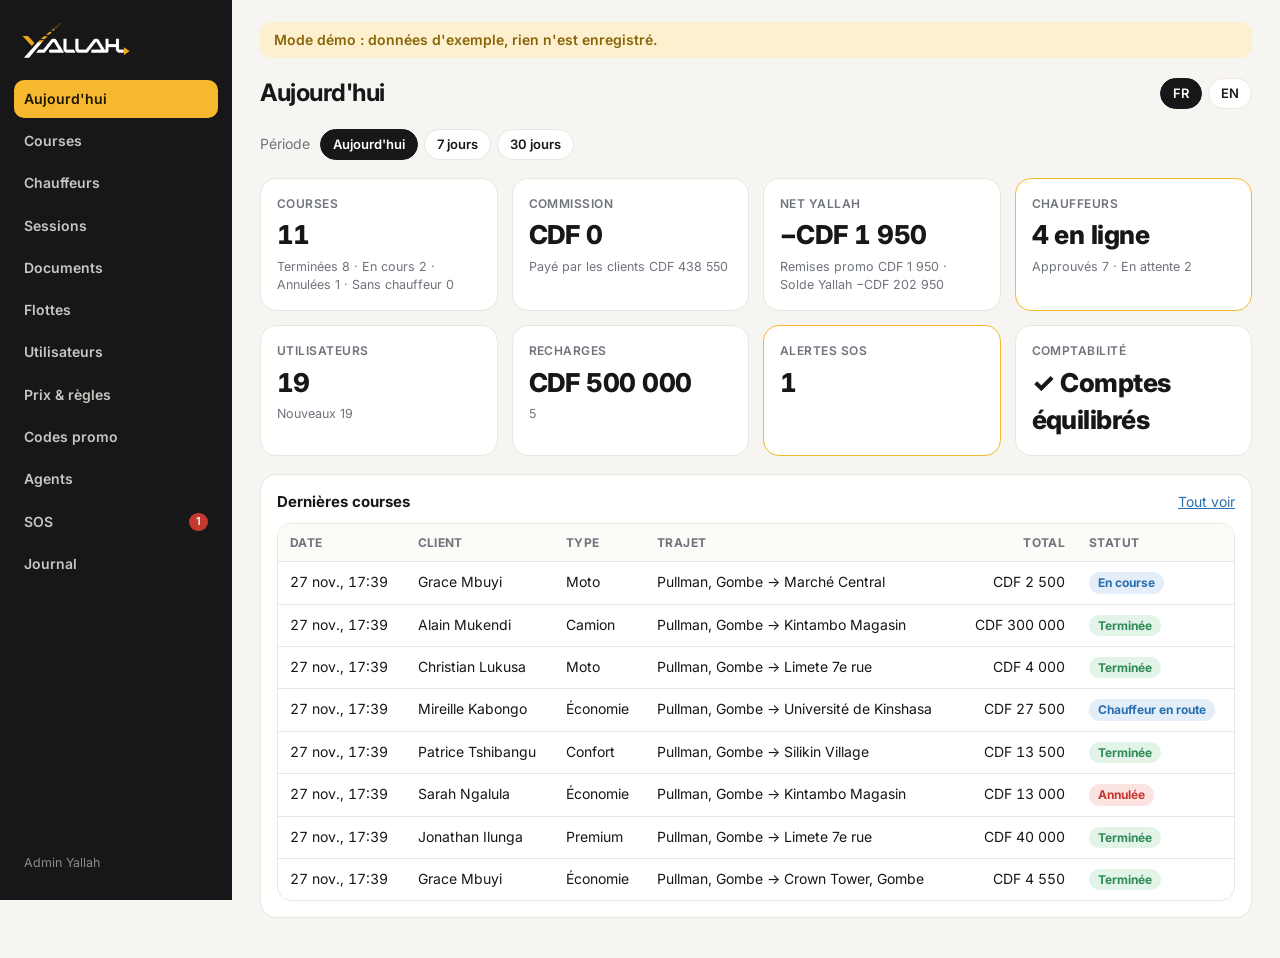
<file: admin/index.html>
<!doctype html>
<html lang="fr">
  <head>
    <meta charset="UTF-8" />
    <meta name="viewport" content="width=device-width, initial-scale=1.0" />
    <meta name="robots" content="noindex" />
    <title>Yallah Admin</title>
    <link rel="icon" href="./icon.png" />
    <link rel="preconnect" href="https://fonts.googleapis.com" />
    <link rel="preconnect" href="https://fonts.gstatic.com" crossorigin />
    <link rel="stylesheet" href="https://fonts.googleapis.com/css2?family=Inter:wght@400;500;600;700;800&display=swap" />
    <script type="module" crossorigin src="./assets/index-lnu3pEud.js"></script>
    <link rel="stylesheet" crossorigin href="./assets/index-CzGR4uag.css">
  </head>
  <body>
    <div id="root"></div>
  </body>
</html>
</file>
<file: admin/assets/index-CzGR4uag.css>
:root{--bg: #f7f5f1;--surface: #ffffff;--ink: #17171a;--muted: #6f737c;--faint: #a3a7ae;--line: #ebe6de;--chip: #f2eee7;--gold: #f5b82e;--gold-soft: #fdf0cf;--gold-deep: #8a6408;--green: #2f8a57;--green-soft: #e2f3e8;--red: #c4382f;--red-soft: #fbe3e1;--blue: #2a6fb0;--blue-soft: #e3eef8;--side: #17171a;--side-ink: #c9c6c0;--sans: -apple-system, BlinkMacSystemFont, "SF Pro Text", Inter, "Segoe UI", Roboto, sans-serif;color-scheme:light}*{box-sizing:border-box}html,body,#root{height:100%}body{margin:0;background:var(--bg);color:var(--ink);font:14px/1.45 var(--sans);-webkit-font-smoothing:antialiased}button,input,select,textarea{font:inherit;color:inherit}a{color:var(--blue)}:focus-visible{outline:2px solid var(--gold);outline-offset:2px}.num{font-variant-numeric:tabular-nums}.muted{color:var(--muted)}.small{font-size:12.5px}.shell{display:grid;grid-template-columns:232px 1fr;min-height:100%}.side{background:var(--side);color:var(--side-ink);padding:20px 14px;display:flex;flex-direction:column;gap:4px;position:sticky;top:0;height:100vh}.side img{width:108px;margin:2px 8px 18px}.side a{display:flex;align-items:center;gap:10px;padding:9px 10px;border-radius:10px;color:var(--side-ink);text-decoration:none;font-weight:600}.side a:hover{background:#26262a;color:#fff}.side a.on{background:var(--gold);color:#1d1500}.side a .count{margin-left:auto;background:var(--red);color:#fff;border-radius:999px;font-size:11px;padding:1px 7px}.side .grow{flex:1}.side .who{font-size:12.5px;padding:8px 10px;color:#8d8a85}.main{min-width:0;padding:22px 28px 40px;display:flex;flex-direction:column;gap:18px}.top{display:flex;align-items:center;gap:12px;flex-wrap:wrap}.top h1{margin:0;font-size:24px;letter-spacing:-.02em;flex:1;min-width:0}@media(max-width:900px){.shell{grid-template-columns:1fr}.side{position:static;height:auto;flex-direction:row;flex-wrap:nowrap;overflow-x:auto;padding:10px 12px;gap:4px;align-items:center}.side img{width:84px;margin:0 8px 0 0}.side a{white-space:nowrap;padding:7px 10px}.side .grow,.side .who{display:none}.main{padding:16px max(16px,env(safe-area-inset-right)) 32px max(16px,env(safe-area-inset-left))}}.card{background:var(--surface);border:1px solid var(--line);border-radius:16px;padding:16px;min-width:0}.card h2{margin:0 0 12px;font-size:15px}.grid{display:grid;gap:14px}.kpis{display:grid;grid-template-columns:repeat(auto-fit,minmax(190px,1fr));gap:14px}.kpi .label{font-size:12px;color:var(--muted);font-weight:600;text-transform:uppercase;letter-spacing:.04em}.kpi .value{font-size:26px;font-weight:800;letter-spacing:-.02em;margin-top:4px}.kpi .sub{font-size:12.5px;color:var(--muted);margin-top:4px}.row{display:flex;align-items:center;gap:10px;flex-wrap:wrap}.spacer{flex:1}.btn{border:0;border-radius:10px;padding:8px 14px;font-weight:700;cursor:pointer;background:var(--gold);color:#1d1500;white-space:nowrap}.btn:disabled{opacity:.5;cursor:default}.btn.ghost{background:var(--chip);color:var(--ink)}.btn.danger{background:var(--red);color:#fff}.btn.small{padding:5px 10px;font-size:12.5px}.chips{display:flex;gap:6px;flex-wrap:wrap}.chip{border:1px solid var(--line);background:var(--surface);border-radius:999px;padding:5px 12px;font-weight:600;cursor:pointer;font-size:13px}.chip.on{background:var(--ink);border-color:var(--ink);color:#fff}.badge{display:inline-block;padding:2px 9px;border-radius:999px;font-size:12px;font-weight:700;background:var(--chip);color:var(--muted);white-space:nowrap}.badge.green{background:var(--green-soft);color:var(--green)}.badge.red{background:var(--red-soft);color:var(--red)}.badge.gold{background:var(--gold-soft);color:var(--gold-deep)}.badge.blue{background:var(--blue-soft);color:var(--blue)}.dot{display:inline-block;width:8px;height:8px;border-radius:50%;background:var(--faint);margin-right:6px}.dot.on{background:var(--green)}.tablewrap{overflow-x:auto;border:1px solid var(--line);border-radius:14px;background:var(--surface)}table{border-collapse:collapse;width:100%}th{text-align:left;font-size:12px;color:var(--muted);font-weight:700;text-transform:uppercase;letter-spacing:.03em;padding:10px 12px;border-bottom:1px solid var(--line);white-space:nowrap;background:#fcfbf8}td{padding:10px 12px;border-bottom:1px solid var(--line);vertical-align:top}tr:last-child td{border-bottom:0}tr.click{cursor:pointer}tr.click:hover td{background:#fbf8f2}td.r,th.r{text-align:right}.empty{padding:28px;text-align:center;color:var(--muted)}.field{display:flex;flex-direction:column;gap:4px;min-width:0}.field label,.field .lbl{font-size:12px;font-weight:700;color:var(--muted)}.field input,.field select,.field textarea{border:1px solid var(--line);border-radius:10px;padding:8px 10px;background:#fff;min-width:0;width:100%}.field input:focus,.field select:focus,.field textarea:focus{outline:none;border-color:var(--gold);box-shadow:0 0 0 3px var(--gold-soft)}.field .hint{font-size:11.5px;color:var(--faint)}.form{display:grid;grid-template-columns:repeat(auto-fill,minmax(170px,1fr));gap:12px}.toggle{display:inline-flex;align-items:center;gap:8px;cursor:pointer;font-weight:600}.toggle input{width:18px;height:18px;accent-color:var(--gold-deep)}.error{background:var(--red-soft);color:var(--red);border-radius:10px;padding:9px 12px;font-weight:600}.ok{background:var(--green-soft);color:var(--green);border-radius:10px;padding:9px 12px;font-weight:600}.pager{display:flex;gap:8px;align-items:center;justify-content:flex-end}.overlay{position:fixed;top:0;right:0;bottom:0;left:0;background:#0f0c0673;display:flex;justify-content:center;align-items:flex-start;padding:6vh 16px;z-index:50;overflow-y:auto}.modal{background:var(--surface);border-radius:18px;width:min(560px,100%);padding:20px;display:flex;flex-direction:column;gap:14px}.modal h3{margin:0;font-size:18px}.drawer{position:fixed;top:0;right:0;bottom:0;width:min(620px,100%);background:var(--surface);z-index:40;box-shadow:-20px 0 60px #00000026;overflow-y:auto;padding:20px;display:flex;flex-direction:column;gap:16px}.kv{display:grid;grid-template-columns:max-content 1fr;gap:6px 16px}.kv span{color:var(--muted)}.timeline{display:flex;flex-direction:column;gap:8px;border-left:2px solid var(--line);padding-left:14px}.timeline div{position:relative}.timeline div:before{content:"";position:absolute;left:-20px;top:6px;width:10px;height:10px;border-radius:50%;background:var(--gold)}.toast{position:fixed;bottom:20px;left:50%;transform:translate(-50%);background:var(--ink);color:#fff;padding:10px 16px;border-radius:999px;z-index:60;font-weight:600;max-width:calc(100% - 32px)}.demo-bar{background:var(--gold-soft);color:var(--gold-deep);padding:8px 14px;border-radius:12px;font-weight:600}.login{min-height:100%;display:grid;place-items:center;padding:24px 16px;background:radial-gradient(60% 50% at 50% 30%,#fdf0cf 0%,var(--bg) 70%)}.login .card{width:min(380px,100%);padding:26px;display:flex;flex-direction:column;gap:14px}.login img{width:130px}.backdrop{position:fixed;top:0;right:0;bottom:0;left:0;background:#0f0c0640;z-index:39}td.r,td.num,.num.nowrap{white-space:nowrap}.kvline{display:flex;flex-wrap:wrap;gap:4px 12px}.kvline span{color:var(--muted)}
</file>
